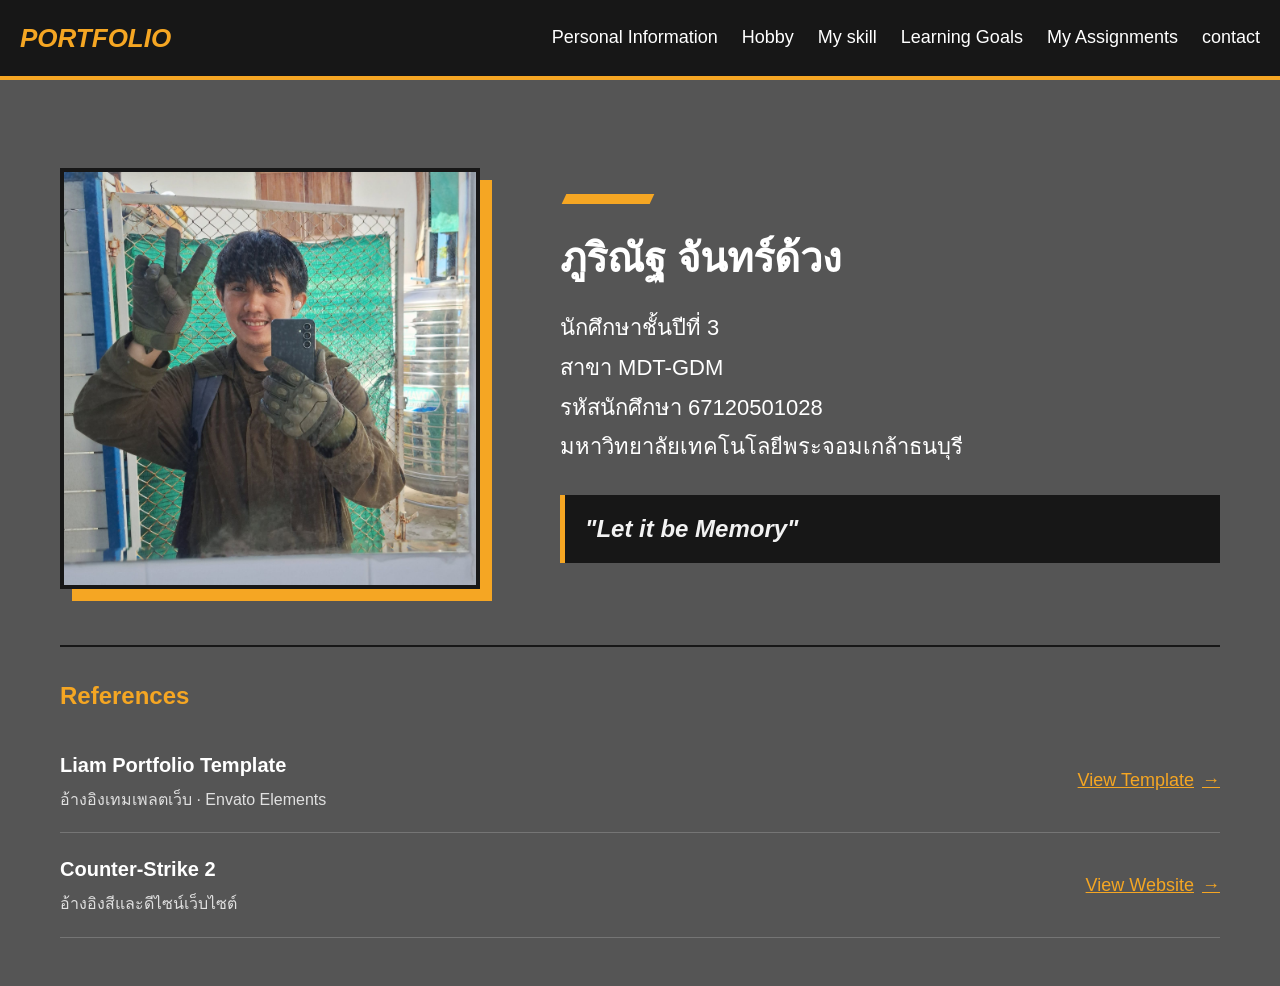
<file: index.html>
<!DOCTYPE html>
<html lang="th">
<head>
    <meta charset="UTF-8">
    <meta name="viewport" content="width=device-width, initial-scale=1.0">
    <title>Portfolio</title>
    <link rel="stylesheet" href="style.css">
</head>
<body class="home-page">
    <header class="site-header">
        <a class="site-title" href="index.html">Portfolio</a>
        <nav aria-label="Main navigation">
            <ul class="nav-links">
                <li><a href="personal-information.html">Personal Information</a></li>
                <li><a href="hobby.html">Hobby</a></li>
                <li><a href="my-skill.html">My skill</a></li>
                <li><a href="learning-goals.html">Learning Goals</a></li>
                <li><a href="my-assignments.html">My Assignments</a></li>
                <li><a href="contact.html">contact</a></li>
            </ul>
        </nav>
    </header>

    <main>
        <section class="home-introduction">
            <img class="profile-photo" src="images/profile.jpg" alt="รูปของภูริณัฐ จันทร์ด้วง" width="2042" height="2048">
            <div class="introduction-text">
                <div class="angled-mark" aria-hidden="true"></div>
                <h1>ภูริณัฐ จันทร์ด้วง</h1>
                <p class="student-details">
                    นักศึกษาชั้นปีที่ 3<br>
                    สาขา MDT-GDM<br>
                    รหัสนักศึกษา 67120501028<br>
                    มหาวิทยาลัยเทคโนโลยีพระจอมเกล้าธนบุรี
                </p>
                <blockquote class="personal-quote" lang="en">&quot;Let it be Memory&quot;</blockquote>
            </div>
        </section>
        <section class="home-references" aria-labelledby="references-heading">
            <h2 id="references-heading">References</h2>
            <ul class="reference-list">
                <li class="reference-item">
                    <div class="reference-info">
                        <h3>Liam Portfolio Template</h3>
                        <p>อ้างอิงเทมเพลตเว็บ · Envato Elements</p>
                    </div>
                    <a href="https://elements.envato.com/liam-tailwind-next-js-portfolio-resume-template-TAVS9DU">View Template <span aria-hidden="true">&rarr;</span></a>
                </li>
                <li class="reference-item">
                    <div class="reference-info">
                        <h3>Counter-Strike 2</h3>
                        <p>อ้างอิงสีและดีไซน์เว็บไซต์</p>
                    </div>
                    <a href="https://www.counter-strike.net/cs2">View Website <span aria-hidden="true">&rarr;</span></a>
                </li>
            </ul>
        </section>
    </main>
</body>
</html>
</file>
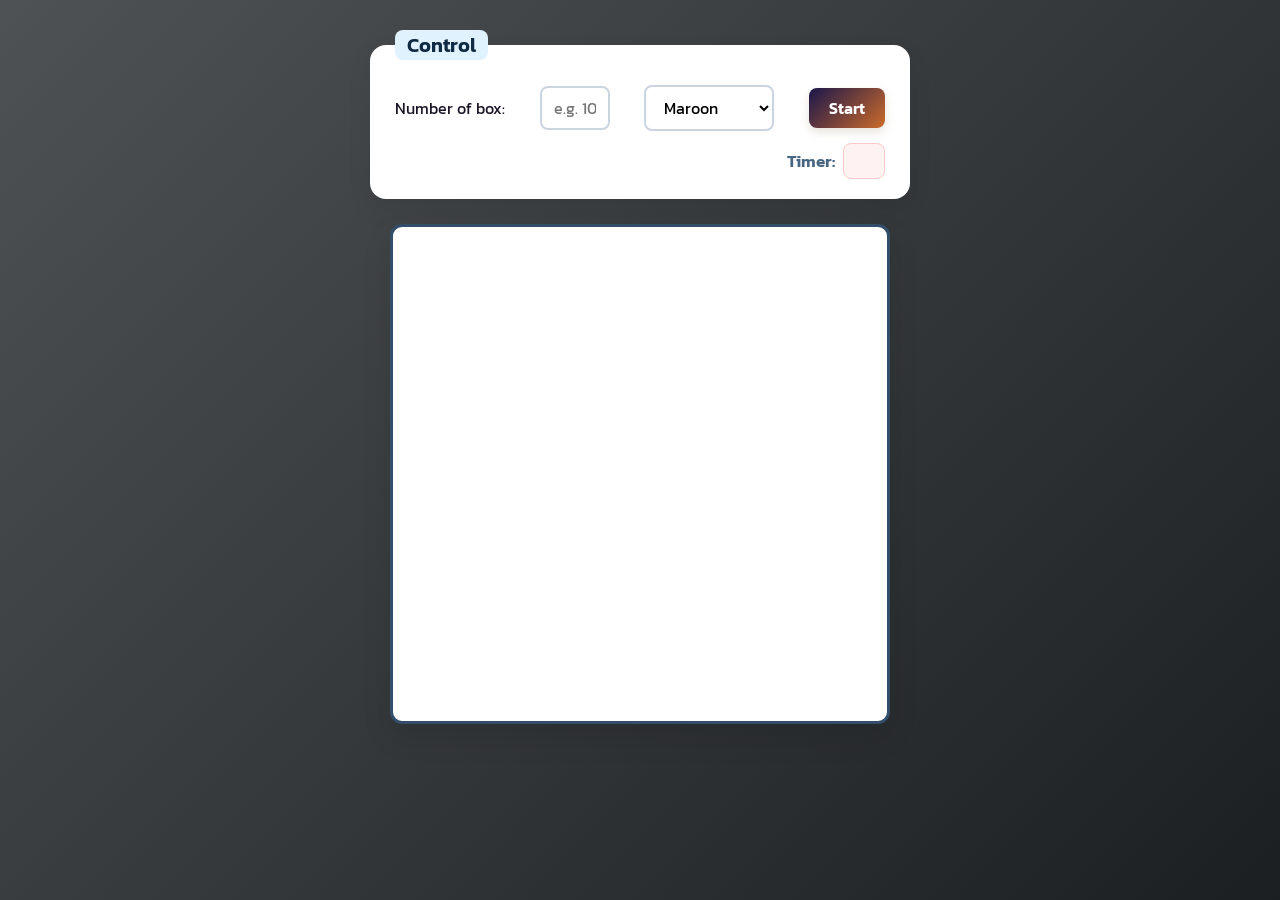
<file: assignments/assignment7/index.html>
<!DOCTYPE html>
<html lang="en">
	<head>
		<meta charset="UTF-8">
		<meta name="viewport" content="width=device-width, initial-scale=1.0">
		<title>Square game</title>
		<script type="text/javascript" src="game.js"></script>
		<link rel="stylesheet" type="text/css" href="game.css">
	</head>
	<body>
		<!-- these codes were adapted from https://courses.cs.washington.edu/courses/cse154/17sp/lecture/more-dom/code/squares.html  -->

		<fieldset>
			<legend>Control</legend>
			<label for="numbox">Number of box: </label>
			<input type="text" name="numbox" id="numbox" placeholder="e.g. 10">
			<select name="color" id="color">
				<option value="maroon">Maroon</option>
				<option value="lightgreen">Lightgreen</option>
				<option value="magenta">Magenta</option>
			</select>
			<button id="start">Start</button>
			<div id="timerClock"> Timer:
				<div id="clock"></div>
			</div>
		</fieldset>

		<div id="container">
			<div id="layer"></div>
		</div>
	
	</body>
</html>
</file>
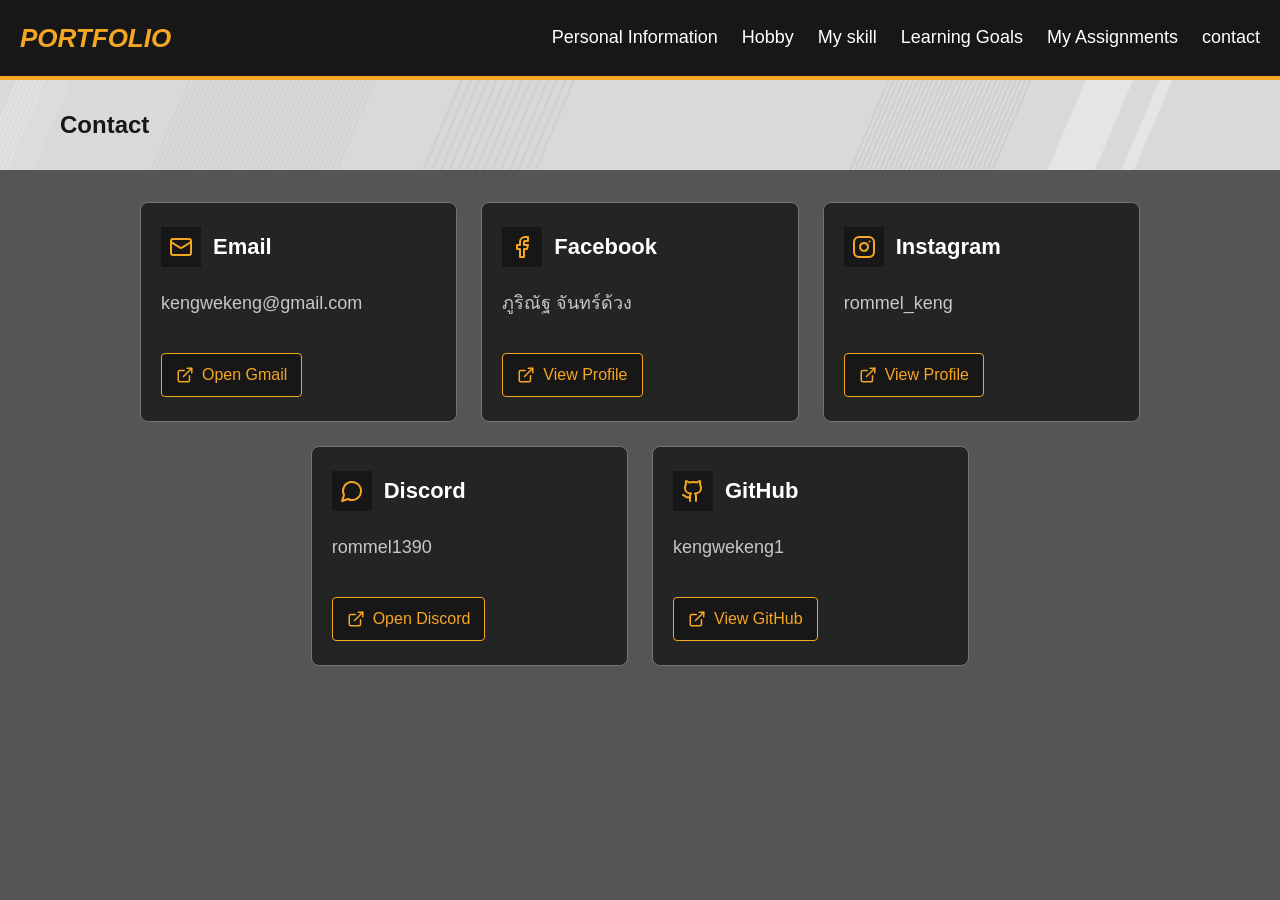
<file: contact.html>
<!DOCTYPE html>
<html lang="en">
<head>
    <meta charset="UTF-8">
    <meta name="viewport" content="width=device-width, initial-scale=1.0">
    <title>Contact | Portfolio</title>
    <link rel="stylesheet" href="style.css">
    <script src="lucide.min.js" defer></script>
    <script src="contact.js" defer></script>
</head>
<body>
    <header class="site-header">
        <a class="site-title" href="index.html">Portfolio</a>
        <nav aria-label="Main navigation">
            <ul class="nav-links">
                <li><a href="personal-information.html">Personal Information</a></li>
                <li><a href="hobby.html">Hobby</a></li>
                <li><a href="my-skill.html">My skill</a></li>
                <li><a href="learning-goals.html">Learning Goals</a></li>
                <li><a href="my-assignments.html">My Assignments</a></li>
                <li><a href="contact.html">contact</a></li>
            </ul>
        </nav>
    </header>

    <section class="page-title-banner" aria-labelledby="contact-heading">
        <div class="page-title-banner-content">
            <h1 id="contact-heading">Contact</h1>
        </div>
    </section>
    <main>
        <div class="other-skills-grid contact-grid">
            <article class="other-skill-item contact-card" id="contact-email">
                <div class="contact-card-heading">
                    <span class="other-skill-icon" aria-hidden="true"><i data-lucide="mail"></i></span>
                    <h2>Email</h2>
                </div>
                <p class="contact-address">kengwekeng@gmail.com</p>
                <a class="contact-action" href="https://mail.google.com/mail/u/0/?tab=rm&amp;ogbl#inbox"><i data-lucide="external-link" aria-hidden="true"></i> Open Gmail</a>
            </article>
            <article class="other-skill-item contact-card" id="contact-facebook">
                <div class="contact-card-heading">
                    <span class="other-skill-icon" aria-hidden="true"><i data-lucide="facebook"></i></span>
                    <h2>Facebook</h2>
                </div>
                <p class="contact-address">ภูริณัฐ จันทร์ด้วง</p>
                <a class="contact-action" href="https://www.facebook.com/kengkunggame/"><i data-lucide="external-link" aria-hidden="true"></i> View Profile</a>
            </article>
            <article class="other-skill-item contact-card" id="contact-instagram">
                <div class="contact-card-heading">
                    <span class="other-skill-icon" aria-hidden="true"><i data-lucide="instagram"></i></span>
                    <h2>Instagram</h2>
                </div>
                <p class="contact-address">rommel_keng</p>
                <a class="contact-action" href="https://www.instagram.com/rommel_keng/"><i data-lucide="external-link" aria-hidden="true"></i> View Profile</a>
            </article>
            <article class="other-skill-item contact-card" id="contact-discord">
                <div class="contact-card-heading">
                    <span class="other-skill-icon" aria-hidden="true"><i data-lucide="message-circle"></i></span>
                    <h2>Discord</h2>
                </div>
                <p class="contact-address">rommel1390</p>
                <a class="contact-action" href="https://discord.com/channels/@me"><i data-lucide="external-link" aria-hidden="true"></i> Open Discord</a>
            </article>
            <article class="other-skill-item contact-card" id="contact-github">
                <div class="contact-card-heading">
                    <span class="other-skill-icon" aria-hidden="true"><i data-lucide="github"></i></span>
                    <h2>GitHub</h2>
                </div>
                <p class="contact-address">kengwekeng1</p>
                <a class="contact-action" href="https://github.com/kengwekeng1"><i data-lucide="external-link" aria-hidden="true"></i> View GitHub</a>
            </article>
        </div>
    </main>
</body>
</html>
</file>
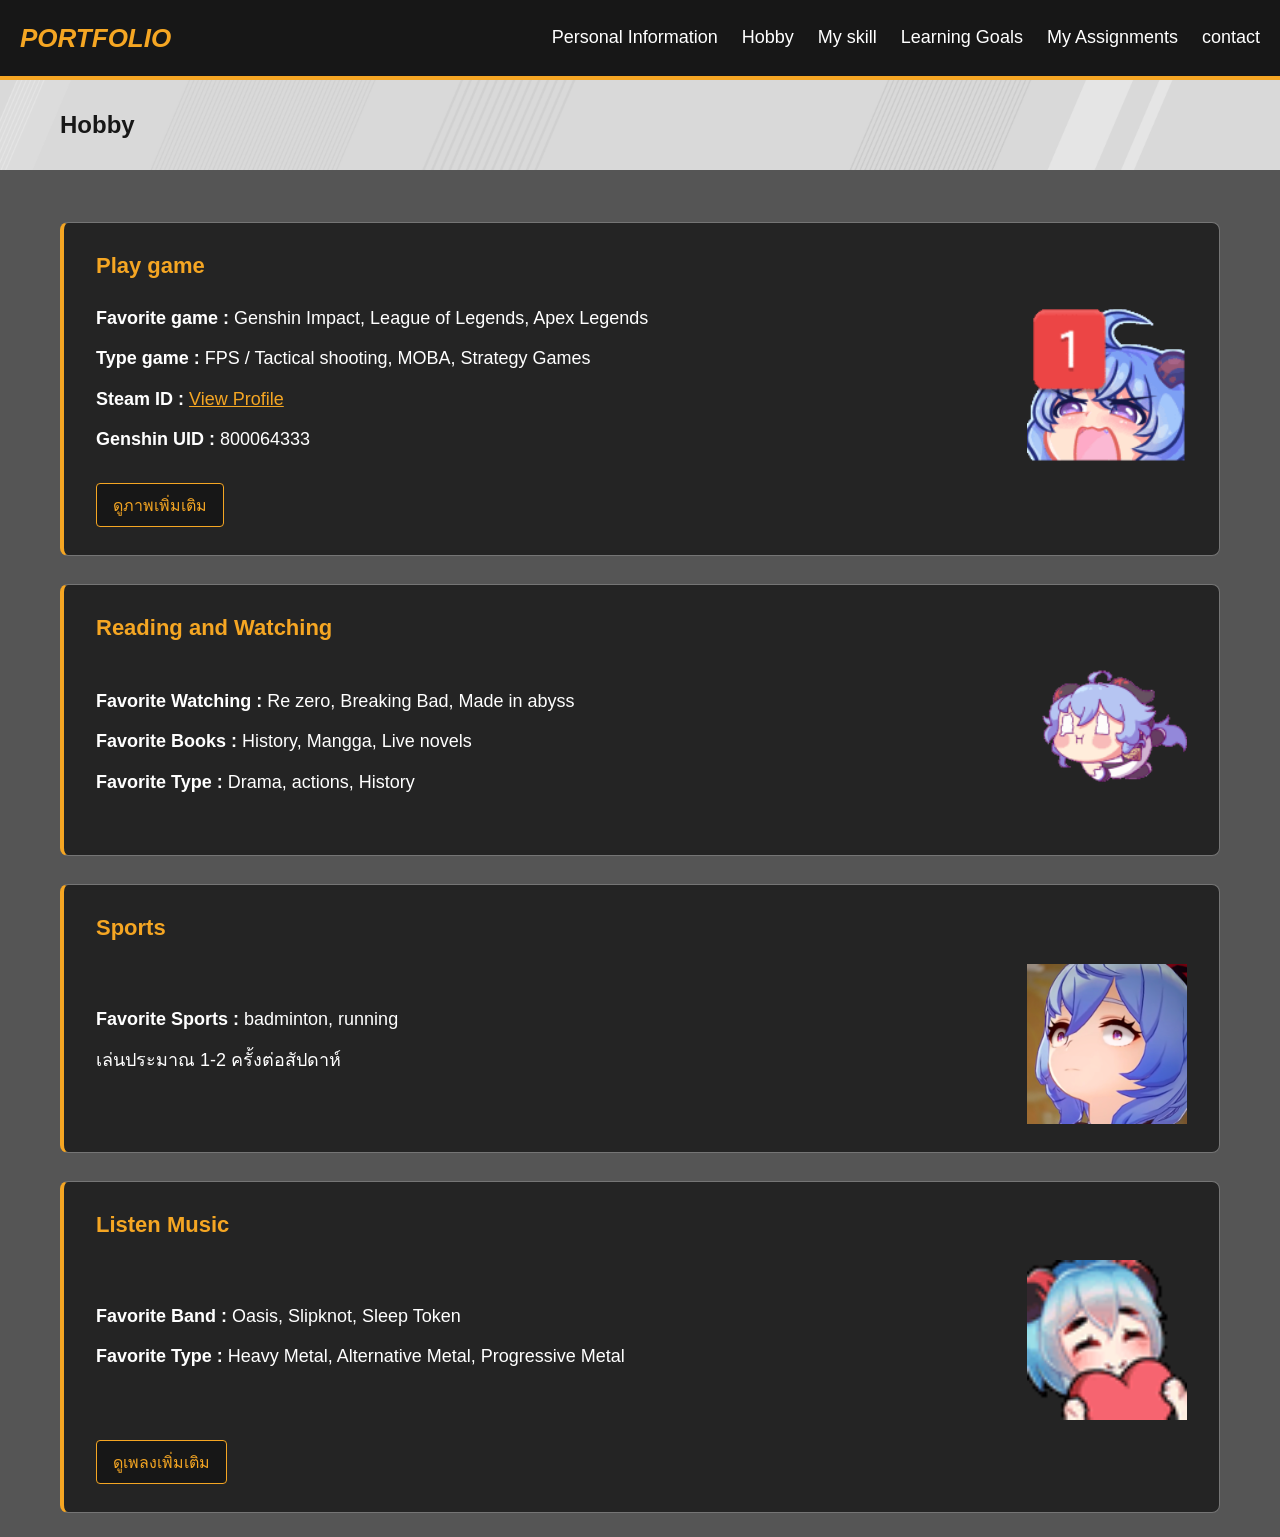
<file: hobby.html>
<!DOCTYPE html>
<html lang="en">
<head>
    <meta charset="UTF-8">
    <meta name="viewport" content="width=device-width, initial-scale=1.0">
    <title>Hobby | Portfolio</title>
    <link rel="stylesheet" href="style.css">
    <script src="hobby.js" defer></script>
</head>
<body>
    <header class="site-header">
        <a class="site-title" href="index.html">Portfolio</a>
        <nav aria-label="Main navigation">
            <ul class="nav-links">
                <li><a href="personal-information.html">Personal Information</a></li>
                <li><a href="hobby.html">Hobby</a></li>
                <li><a href="my-skill.html">My skill</a></li>
                <li><a href="learning-goals.html">Learning Goals</a></li>
                <li><a href="my-assignments.html">My Assignments</a></li>
                <li><a href="contact.html">contact</a></li>
            </ul>
        </nav>
    </header>

    <section class="page-title-banner" aria-labelledby="hobby-heading">
        <div class="page-title-banner-content">
            <h1 id="hobby-heading">Hobby</h1>
        </div>
    </section>
    <main>
        <article class="personal-card" id="game-hobby-card">
            <div class="personal-card-heading">
                <h2>Play game</h2>
            </div>
            <div class="personal-card-details">
                <ul class="personal-data">
                    <li><span class="data-label">Favorite game :</span> Genshin Impact, League of Legends, Apex Legends</li>
                    <li><span class="data-label">Type game :</span> FPS / Tactical shooting, MOBA, Strategy Games</li>
                    <li><span class="data-label">Steam ID :</span> <a href="https://steamcommunity.com/id/admen32322122224/">View Profile</a></li>
                    <li><span class="data-label">Genshin UID :</span> 800064333</li>
                </ul>
                <img class="personal-sticker" id="game-sticker" src="images/hobby-game-still.png" alt="" width="128" height="128">
            </div>
            <button class="gallery-toggle" id="gallery-toggle" type="button" aria-expanded="false" aria-controls="game-gallery">ดูภาพเพิ่มเติม</button>
            <div class="game-gallery is-collapsed" id="game-gallery">
                <figure>
                    <figcaption>genshin impact : ลายละเอียดต่างๆในไอดี</figcaption>
                    <img src="images/genshin1.png" alt="ภาพรวมข้อมูลไอดี Genshin Impact" width="1003" height="479">
                </figure>
                <figure>
                    <figcaption>My main and my love &lt;3</figcaption>
                    <img src="images/genshin2.png" alt="ข้อมูลตัวละคร Ganyu อาวุธและอาร์ติแฟกต์" width="889" height="854">
                </figure>
            </div>
        </article>
        <article class="personal-card" id="reading-hobby-card">
            <div class="personal-card-heading">
                <h2>Reading and Watching</h2>
            </div>
            <div class="personal-card-details">
                <ul class="personal-data">
                    <li><span class="data-label">Favorite Watching :</span> Re zero, Breaking Bad, Made in abyss</li>
                    <li><span class="data-label">Favorite Books :</span> History, Mangga, Live novels</li>
                    <li><span class="data-label">Favorite Type :</span> Drama, actions, History</li>
                </ul>
                <img class="personal-sticker" id="reading-sticker" src="images/hobby-reading-still.png" alt="" width="124" height="126">
            </div>
        </article>
        <article class="personal-card">
            <div class="personal-card-heading">
                <h2>Sports</h2>
            </div>
            <div class="personal-card-details">
                <ul class="personal-data">
                    <li><span class="data-label">Favorite Sports :</span> badminton, running</li>
                    <li>เล่นประมาณ 1-2 ครั้งต่อสัปดาห์</li>
                </ul>
                <img class="personal-sticker" src="images/hobby-sports-sticker.png" alt="" width="400" height="400">
            </div>
        </article>
        <article class="personal-card" id="music-hobby-card">
            <div class="personal-card-heading">
                <h2>Listen Music</h2>
            </div>
            <div class="personal-card-details">
                <ul class="personal-data">
                    <li><span class="data-label">Favorite Band :</span> Oasis, Slipknot, Sleep Token</li>
                    <li><span class="data-label">Favorite Type :</span> Heavy Metal, Alternative Metal, Progressive Metal</li>
                </ul>
                <img class="personal-sticker" id="music-sticker" src="images/hobby-music-still.png" alt="" width="56" height="56">
            </div>
            <button class="gallery-toggle" id="music-toggle" type="button" aria-expanded="false" aria-controls="music-clips">ดูเพลงเพิ่มเติม</button>
            <div class="music-clips is-collapsed" id="music-clips">
                <figure class="music-track">
                    <figcaption>Sleep Token - Blood Sport</figcaption>
                    <a class="music-cover" href="https://www.youtube.com/watch?v=NdAOUSZLtuY" aria-label="ฟัง Sleep Token - Blood Sport บน YouTube">
                        <img src="https://i.ytimg.com/vi/NdAOUSZLtuY/hqdefault.jpg" alt="ภาพปก Sleep Token - Blood Sport" width="480" height="360" loading="lazy">
                    </a>
                    <a href="https://www.youtube.com/watch?v=NdAOUSZLtuY">Youtube</a>
                </figure>
                <figure class="music-track">
                    <figcaption>Slipknot - Custer</figcaption>
                    <a class="music-cover" href="https://www.youtube.com/watch?v=qnZtGDFu3k0" aria-label="ฟัง Slipknot - Custer บน YouTube">
                        <img src="https://i.ytimg.com/vi/qnZtGDFu3k0/hqdefault.jpg" alt="ภาพปก Slipknot - Custer" width="480" height="360" loading="lazy">
                    </a>
                    <a href="https://www.youtube.com/watch?v=qnZtGDFu3k0">Youtube</a>
                </figure>
                <figure class="music-track">
                    <figcaption>Oasis - The Masterplan</figcaption>
                    <a class="music-cover" href="https://www.youtube.com/watch?v=dPPi2D6GK7A" aria-label="ฟัง Oasis - The Masterplan บน YouTube">
                        <img src="https://i.ytimg.com/vi/dPPi2D6GK7A/hqdefault.jpg" alt="ภาพปก Oasis - The Masterplan" width="480" height="360" loading="lazy">
                    </a>
                    <a href="https://www.youtube.com/watch?v=dPPi2D6GK7A">Youtube</a>
                </figure>
            </div>
        </article>
    </main>
</body>
</html>
</file>
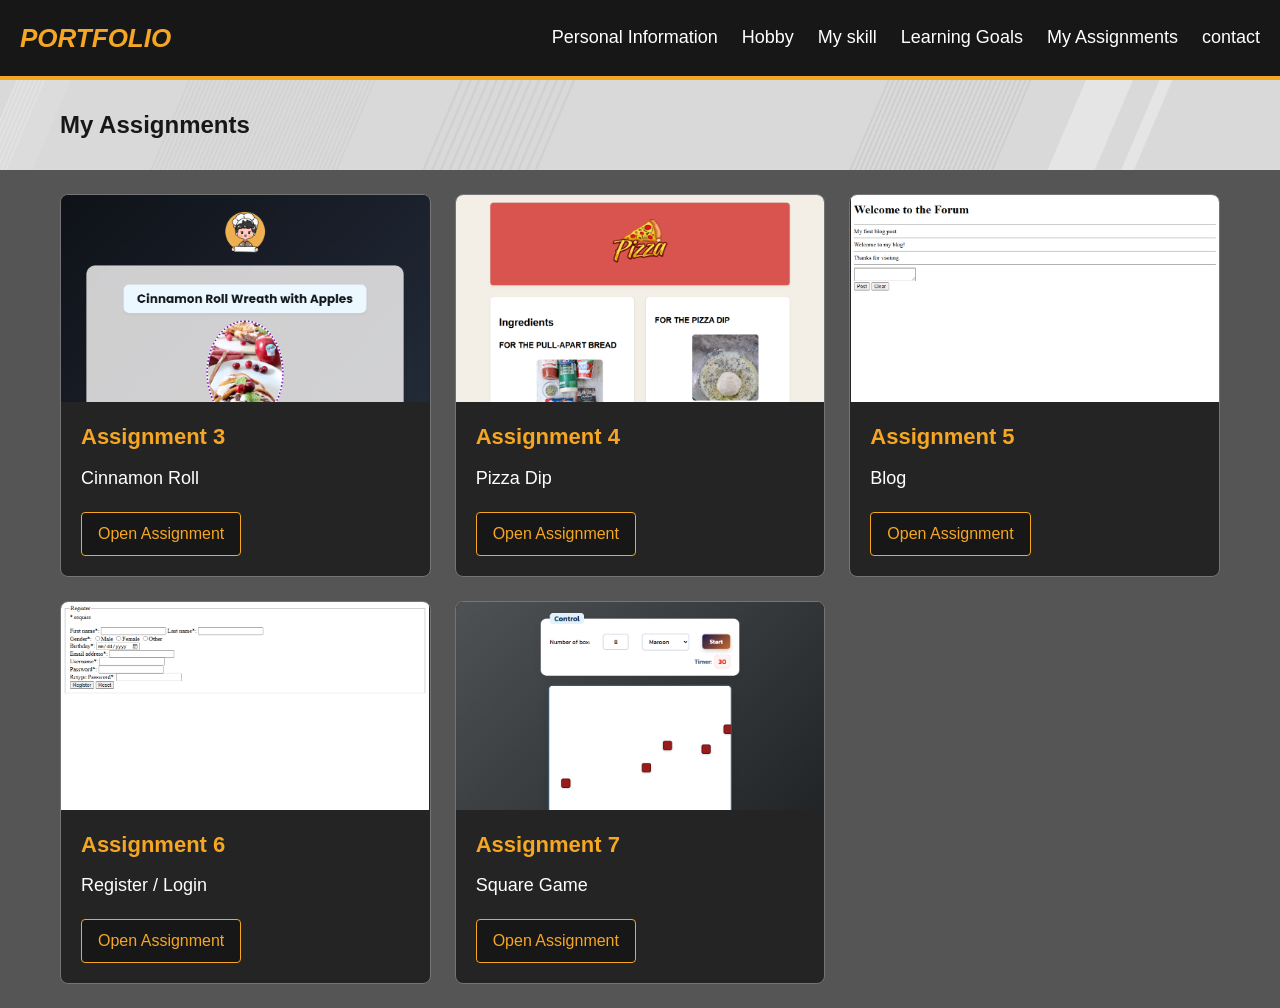
<file: my-assignments.html>
<!DOCTYPE html>
<html lang="en">
<head>
    <meta charset="UTF-8">
    <meta name="viewport" content="width=device-width, initial-scale=1.0">
    <title>My Assignments | Portfolio</title>
    <link rel="stylesheet" href="style.css">
</head>
<body>
    <header class="site-header">
        <a class="site-title" href="index.html">Portfolio</a>
        <nav aria-label="Main navigation">
            <ul class="nav-links">
                <li><a href="personal-information.html">Personal Information</a></li>
                <li><a href="hobby.html">Hobby</a></li>
                <li><a href="my-skill.html">My skill</a></li>
                <li><a href="learning-goals.html">Learning Goals</a></li>
                <li><a href="my-assignments.html">My Assignments</a></li>
                <li><a href="contact.html">contact</a></li>
            </ul>
        </nav>
    </header>

    <section class="page-title-banner" aria-labelledby="assignments-heading">
        <div class="page-title-banner-content">
            <h1 id="assignments-heading">My Assignments</h1>
        </div>
    </section>
    <main class="assignments-page">
        <div class="model-work-grid">
            <article class="model-work-card">
                <img src="images/assignment3-preview.png" alt="หน้าเว็บ Assignment 3 สูตร Cinnamon Roll" width="1000" height="563">
                <div class="model-work-text">
                    <h2>Assignment 3</h2>
                    <p class="assignment-name">Cinnamon Roll</p>
                    <a class="gallery-toggle assignment-open" href="assignments/assignment3/index.html">Open Assignment</a>
                </div>
            </article>
            <article class="model-work-card">
                <img src="images/assignment4-preview.png" alt="หน้าเว็บ Assignment 4 สูตร Pizza Dip" width="1000" height="563">
                <div class="model-work-text">
                    <h2>Assignment 4</h2>
                    <p class="assignment-name">Pizza Dip</p>
                    <a class="gallery-toggle assignment-open" href="assignments/assignment4/recipe.html">Open Assignment</a>
                </div>
            </article>
            <article class="model-work-card">
                <img src="images/assignment5-preview.png" alt="หน้าเว็บ Assignment 5 Blog พร้อมโพสต์และข้อความตอบกลับตัวอย่าง" width="1000" height="563">
                <div class="model-work-text">
                    <h2>Assignment 5</h2>
                    <p class="assignment-name">Blog</p>
                    <a class="gallery-toggle assignment-open" href="assignments/assignment5/index.html">Open Assignment</a>
                </div>
            </article>
            <article class="model-work-card">
                <img src="images/assignment6-preview.png" alt="หน้าเว็บ Assignment 6 แบบฟอร์ม Register" width="1000" height="563">
                <div class="model-work-text">
                    <h2>Assignment 6</h2>
                    <p class="assignment-name">Register / Login</p>
                    <a class="gallery-toggle assignment-open" href="assignments/assignment6/register.html">Open Assignment</a>
                </div>
            </article>
            <article class="model-work-card">
                <img src="images/assignment7-preview.png" alt="หน้าเว็บ Assignment 7 Square Game ขณะเล่น" width="1000" height="563">
                <div class="model-work-text">
                    <h2>Assignment 7</h2>
                    <p class="assignment-name">Square Game</p>
                    <a class="gallery-toggle assignment-open" href="assignments/assignment7/index.html">Open Assignment</a>
                </div>
            </article>
        </div>
    </main>
</body>
</html>
</file>
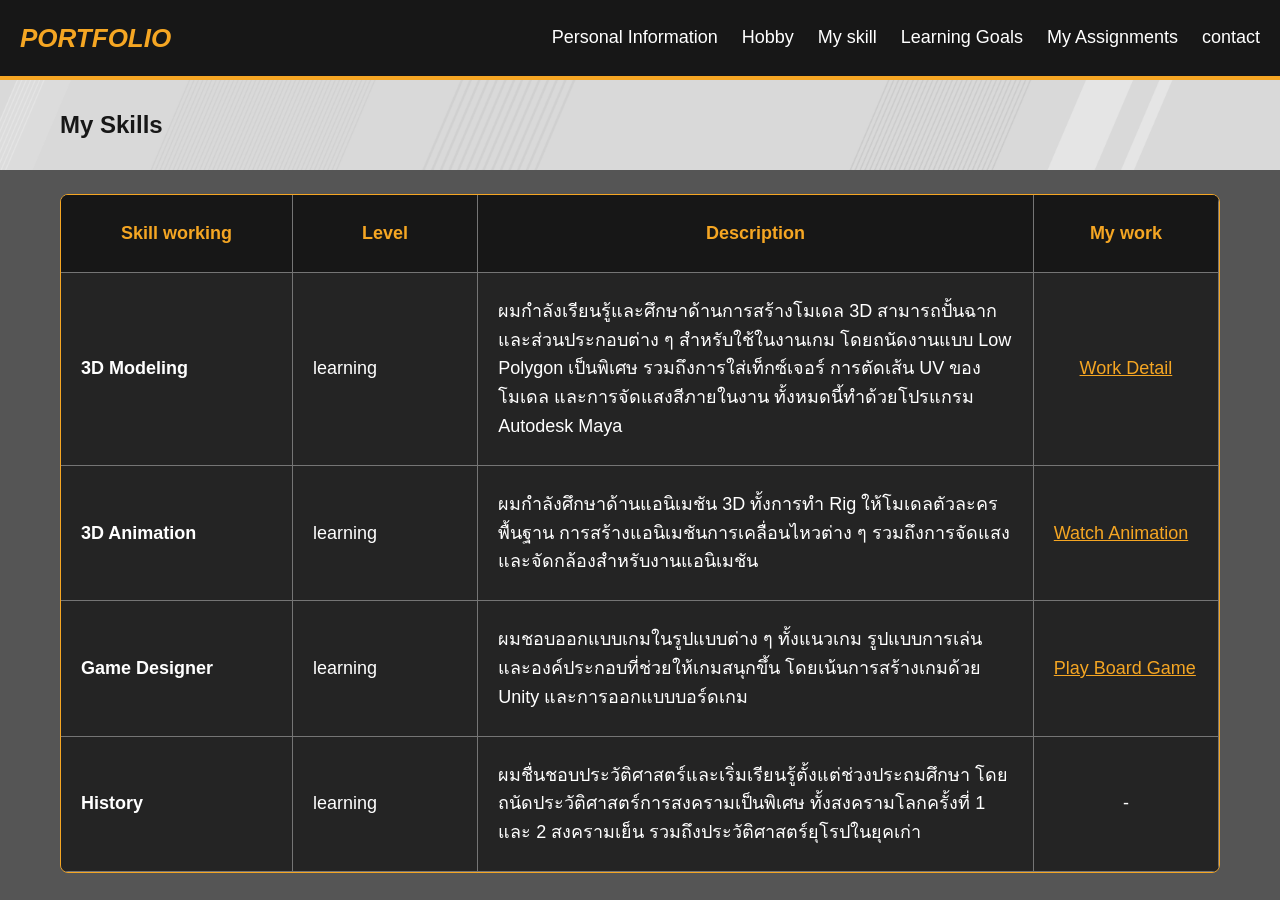
<file: my-skill.html>
<!DOCTYPE html>
<html lang="en">
<head>
    <meta charset="UTF-8">
    <meta name="viewport" content="width=device-width, initial-scale=1.0">
    <title>My skill | Portfolio</title>
    <link rel="stylesheet" href="style.css">
</head>
<body>
    <header class="site-header">
        <a class="site-title" href="index.html">Portfolio</a>
        <nav aria-label="Main navigation">
            <ul class="nav-links">
                <li><a href="personal-information.html">Personal Information</a></li>
                <li><a href="hobby.html">Hobby</a></li>
                <li><a href="my-skill.html">My skill</a></li>
                <li><a href="learning-goals.html">Learning Goals</a></li>
                <li><a href="my-assignments.html">My Assignments</a></li>
                <li><a href="contact.html">contact</a></li>
            </ul>
        </nav>
    </header>

    <section class="page-title-banner" aria-labelledby="skills-heading">
        <div class="page-title-banner-content">
            <h1 id="skills-heading">My Skills</h1>
        </div>
    </section>
    <main class="skills-page">
        <div class="skills-table-container" role="region" aria-labelledby="skills-heading" tabindex="0">
            <table class="skills-table">
                <colgroup>
                    <col class="skill-name-column">
                    <col class="skill-level-column">
                    <col class="skill-description-column">
                    <col class="skill-work-column">
                </colgroup>
                <thead>
                    <tr>
                        <th scope="col">Skill working</th>
                        <th scope="col">Level</th>
                        <th scope="col">Description</th>
                        <th scope="col">My work</th>
                    </tr>
                </thead>
                <tbody>
                    <tr>
                        <th scope="row">3D Modeling</th>
                        <td>learning</td>
                        <td>ผมกำลังเรียนรู้และศึกษาด้านการสร้างโมเดล 3D สามารถปั้นฉากและส่วนประกอบต่าง ๆ สำหรับใช้ในงานเกม โดยถนัดงานแบบ Low Polygon เป็นพิเศษ รวมถึงการใส่เท็กซ์เจอร์ การตัดเส้น UV ของโมเดล และการจัดแสงสีภายในงาน ทั้งหมดนี้ทำด้วยโปรแกรม Autodesk Maya</td>
                        <td class="skill-work-centered"><a class="skill-work-link" href="project.html">Work Detail</a></td>
                    </tr>
                    <tr>
                        <th scope="row">3D Animation</th>
                        <td>learning</td>
                        <td>ผมกำลังศึกษาด้านแอนิเมชัน 3D ทั้งการทำ Rig ให้โมเดลตัวละครพื้นฐาน การสร้างแอนิเมชันการเคลื่อนไหวต่าง ๆ รวมถึงการจัดแสงและจัดกล้องสำหรับงานแอนิเมชัน</td>
                        <td><a class="skill-work-link" href="https://www.youtube.com/watch?v=73RR6vP3V0g">Watch Animation</a></td>
                    </tr>
                    <tr>
                        <th scope="row">Game Designer</th>
                        <td>learning</td>
                        <td>ผมชอบออกแบบเกมในรูปแบบต่าง ๆ ทั้งแนวเกม รูปแบบการเล่น และองค์ประกอบที่ช่วยให้เกมสนุกขึ้น โดยเน้นการสร้างเกมด้วย Unity และการออกแบบบอร์ดเกม</td>
                        <td><a class="skill-work-link" href="https://tabletopia.com/workshop/games/blood-of-throne/3players">Play Board Game</a></td>
                    </tr>
                    <tr>
                        <th scope="row">History</th>
                        <td>learning</td>
                        <td>ผมชื่นชอบประวัติศาสตร์และเริ่มเรียนรู้ตั้งแต่ช่วงประถมศึกษา โดยถนัดประวัติศาสตร์การสงครามเป็นพิเศษ ทั้งสงครามโลกครั้งที่ 1 และ 2 สงครามเย็น รวมถึงประวัติศาสตร์ยุโรปในยุคเก่า</td>
                        <td class="skill-work-empty">-</td>
                    </tr>
                </tbody>
            </table>
        </div>
    </main>
</body>
</html>
</file>
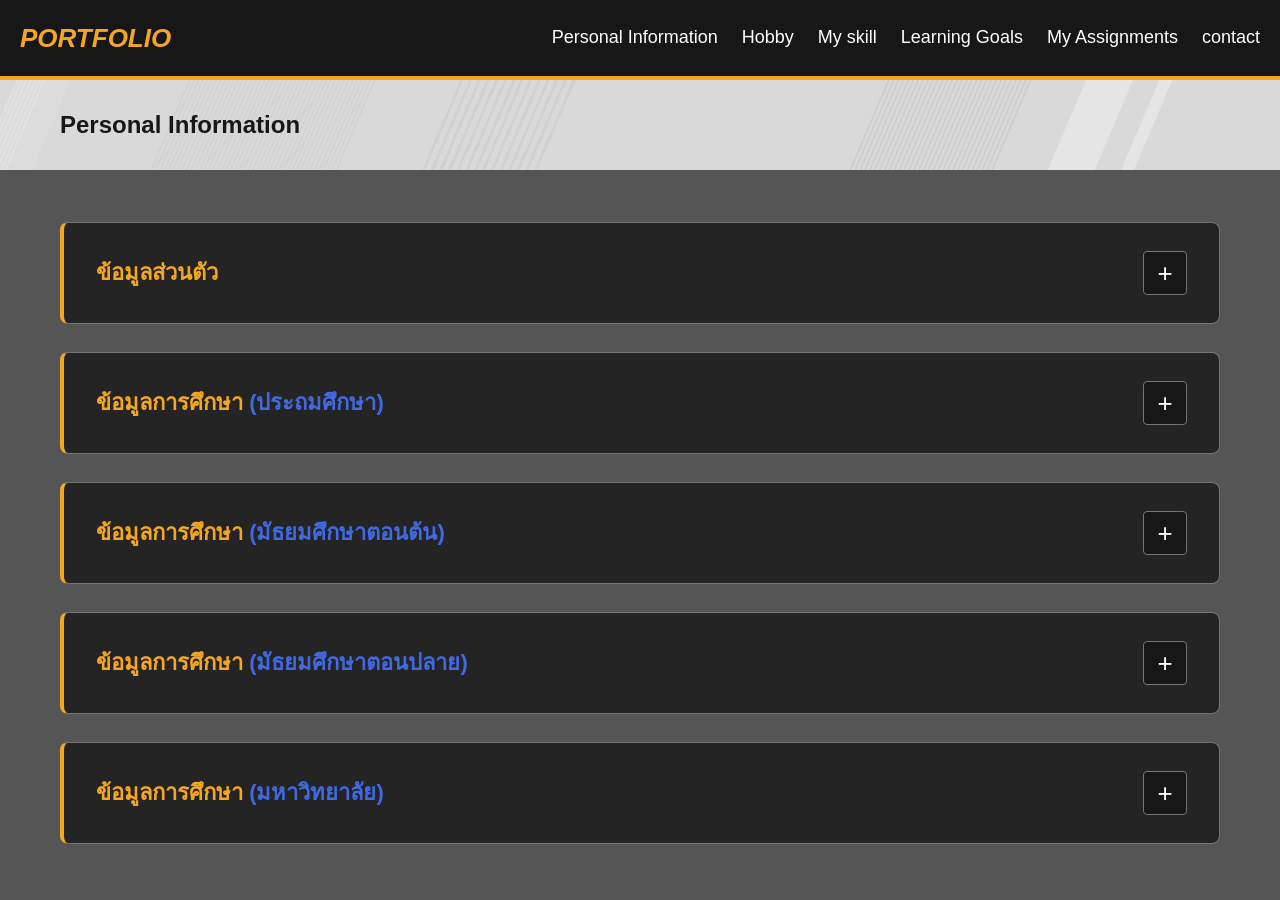
<file: personal-information.html>
<!DOCTYPE html>
<html lang="th">
<head>
    <meta charset="UTF-8">
    <meta name="viewport" content="width=device-width, initial-scale=1.0">
    <title>Personal Information | Portfolio</title>
    <link rel="stylesheet" href="style.css">
    <script src="personal-information.js" defer></script>
</head>
<body class="personal-page">
    <header class="site-header">
        <a class="site-title" href="index.html">Portfolio</a>
        <nav aria-label="Main navigation">
            <ul class="nav-links">
                <li><a href="personal-information.html">Personal Information</a></li>
                <li><a href="hobby.html">Hobby</a></li>
                <li><a href="my-skill.html">My skill</a></li>
                <li><a href="learning-goals.html">Learning Goals</a></li>
                <li><a href="my-assignments.html">My Assignments</a></li>
                <li><a href="contact.html">contact</a></li>
            </ul>
        </nav>
    </header>

    <section class="page-title-banner" aria-labelledby="personal-heading">
        <div class="page-title-banner-content">
            <h1 id="personal-heading">Personal Information</h1>
        </div>
    </section>
    <main>
        <article class="personal-card">
            <div class="personal-card-heading">
                <h2>ข้อมูลส่วนตัว</h2>
                <button class="card-toggle" id="personal-toggle" type="button" aria-expanded="false" aria-controls="personal-details" aria-label="แสดงรายละเอียด" title="แสดงรายละเอียด" hidden>+</button>
            </div>
            <div class="personal-card-details is-collapsed" id="personal-details">
                <ul class="personal-data">
                    <li><span class="data-label">Full name :</span> ภูริณัฐ จันทร์ด้วง</li>
                    <li><span class="data-label">Nickname :</span> เก่ง</li>
                    <li><span class="data-label">เพศ :</span> ชาย</li>
                    <li><span class="data-label">Date of birth :</span> 6 มีนาคม 2548</li>
                    <li><span class="data-label">Nationality :</span> ไทย</li>
                    <li><span class="data-label">Religion :</span> พุทธ</li>
                </ul>
                <img class="personal-sticker" src="images/personal-sticker.png" alt="" width="284" height="320">
            </div>
        </article>
        <article class="personal-card">
            <div class="personal-card-heading">
                <h2>ข้อมูลการศึกษา <span class="parenthetical-text">(ประถมศึกษา)</span></h2>
                <button class="card-toggle" id="primary-toggle" type="button" aria-expanded="false" aria-controls="primary-details" aria-label="แสดงรายละเอียด" title="แสดงรายละเอียด" hidden>+</button>
            </div>
            <div class="personal-card-details is-collapsed" id="primary-details">
                <ul class="personal-data">
                    <li><span class="data-label">Name :</span> โรงเรียนเทศบาลวัดใหญ่</li>
                    <li><span class="data-label">ช่วงปีที่เรียน :</span> ปี 2555 จนถึง ปี 2562</li>
                    <li><span class="data-label">เกรดเฉลี่ยการศึกษา :</span> 3.80</li>
                    <li><span class="data-label">เว็บไซต์โรงเรียน :</span> <a href="https://www.watyai.ac.th/">www.watyai.ac.th</a></li>
                </ul>
                <img class="personal-sticker" src="images/watyai-school.png" alt="ตราโรงเรียนเทศบาลวัดใหญ่" width="554" height="554">
            </div>
        </article>
        <article class="personal-card">
            <div class="personal-card-heading">
                <h2>ข้อมูลการศึกษา <span class="parenthetical-text">(มัธยมศึกษาตอนต้น)</span></h2>
                <button class="card-toggle" id="lower-secondary-toggle" type="button" aria-expanded="false" aria-controls="lower-secondary-details" aria-label="แสดงรายละเอียด" title="แสดงรายละเอียด" hidden>+</button>
            </div>
            <div class="personal-card-details is-collapsed" id="lower-secondary-details">
                <ul class="personal-data">
                    <li><span class="data-label">Name :</span> โรงเรียนเบญจมราชูทิศ</li>
                    <li><span class="data-label">ช่วงปีที่เรียน :</span> ปี 2561 จนถึง ปี 2564</li>
                    <li><span class="data-label">สายการเรียน :</span> เรียนห้องปกติ วิทยาศาสตร์และคณิตศาสตร์</li>
                    <li><span class="data-label">วิชาที่ถนัด :</span> ประวัติศาสตร์</li>
                    <li><span class="data-label">เกรดเฉลี่ยการศึกษา :</span> 3.65</li>
                    <li><span class="data-label">เว็บไซต์โรงเรียน :</span> <a href="https://www.benjama.ac.th/">www.benjama.ac.th</a></li>
                </ul>
                <img class="personal-sticker" src="images/benjama-school.png" alt="ตราโรงเรียนเบญจมราชูทิศ" width="6755" height="9000">
            </div>
        </article>
        <article class="personal-card">
            <div class="personal-card-heading">
                <h2>ข้อมูลการศึกษา <span class="parenthetical-text">(มัธยมศึกษาตอนปลาย)</span></h2>
                <button class="card-toggle" id="upper-secondary-toggle" type="button" aria-expanded="false" aria-controls="upper-secondary-details" aria-label="แสดงรายละเอียด" title="แสดงรายละเอียด" hidden>+</button>
            </div>
            <div class="personal-card-details is-collapsed" id="upper-secondary-details">
                <ul class="personal-data">
                    <li><span class="data-label">Name :</span> โรงเรียนเบญจมราชูทิศ</li>
                    <li><span class="data-label">ช่วงปีที่เรียน :</span> ปี 2564 จนถึง ปี 2567</li>
                    <li><span class="data-label">สายการเรียน :</span> เรียนห้องปกติ วิทยาศาสตร์และคณิตศาสตร์</li>
                    <li><span class="data-label">วิชาที่ถนัด :</span> ประวัติศาสตร์</li>
                    <li><span class="data-label">เกรดเฉลี่ยการศึกษา :</span> 3.44</li>
                    <li><span class="data-label">เว็บไซต์โรงเรียน :</span> <a href="https://www.benjama.ac.th/">www.benjama.ac.th</a></li>
                </ul>
                <img class="personal-sticker" src="images/benjama-school.png" alt="ตราโรงเรียนเบญจมราชูทิศ" width="6755" height="9000">
            </div>
        </article>
        <article class="personal-card">
            <div class="personal-card-heading">
                <h2>ข้อมูลการศึกษา <span class="parenthetical-text">(มหาวิทยาลัย)</span></h2>
                <button class="card-toggle" id="university-toggle" type="button" aria-expanded="false" aria-controls="university-details" aria-label="แสดงรายละเอียด" title="แสดงรายละเอียด" hidden>+</button>
            </div>
            <div class="personal-card-details is-collapsed" id="university-details">
                <ul class="personal-data">
                    <li><span class="data-label">ระดับการศึกษา :</span> ปริญญาตรี <span class="parenthetical-text">(กำลังศึกษา)</span></li>
                    <li><span class="data-label">ช่วงปีที่เรียน :</span> ปี 2567 จนถึง ปี 2569 <span class="parenthetical-text">(ปัจจุบัน)</span></li>
                    <li><span class="data-label">คณะ :</span> คณะสถาปัตยกรรมและการออกแบบ <span class="parenthetical-text">(Faculty of Architecture and Design)</span></li>
                    <li><span class="data-label">สาขา :</span> เทคโนโลยีและการออกแบบ</li>
                    <li><span class="data-label">เอก :</span> การพัฒนาและออกแบบเกม</li>
                    <li><span class="data-label">เกรดเฉลี่ยการศึกษา :</span> 3.23</li>
                    <li><span class="data-label">เว็บไซต์มหาวิทยาลัย :</span> <a href="https://www.kmutt.ac.th/">www.kmutt.ac.th</a></li>
                </ul>
                <img class="personal-sticker" src="images/kmutt-logo.png" alt="ตรามหาวิทยาลัยเทคโนโลยีพระจอมเกล้าธนบุรี" width="6616" height="6619">
            </div>
        </article>
    </main>
</body>
</html>
</file>
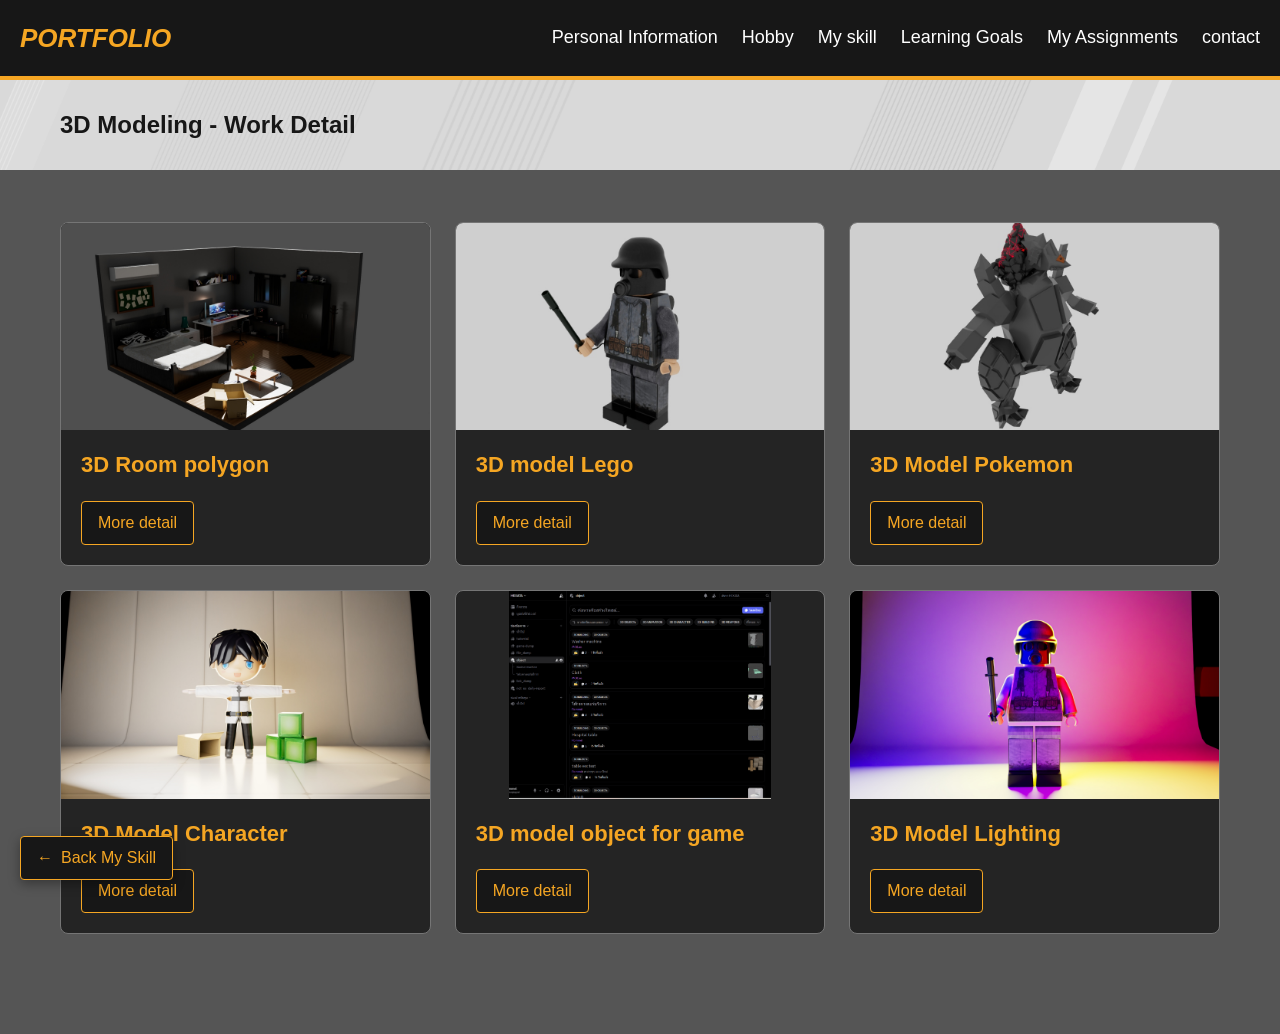
<file: project.html>
<!DOCTYPE html>
<html lang="th">
<head>
    <meta charset="UTF-8">
    <meta name="viewport" content="width=device-width, initial-scale=1.0">
    <title>3D Modeling | Portfolio</title>
    <link rel="stylesheet" href="style.css">
    <script src="project.js" defer></script>
</head>
<body class="project-page">
    <header class="site-header">
        <a class="site-title" href="index.html">Portfolio</a>
        <nav aria-label="Main navigation">
            <ul class="nav-links">
                <li><a href="personal-information.html">Personal Information</a></li>
                <li><a href="hobby.html">Hobby</a></li>
                <li><a href="my-skill.html">My skill</a></li>
                <li><a href="learning-goals.html">Learning Goals</a></li>
                <li><a href="my-assignments.html">My Assignments</a></li>
                <li><a href="contact.html">contact</a></li>
            </ul>
        </nav>
    </header>

    <section class="page-title-banner" aria-labelledby="work-detail-heading">
        <div class="page-title-banner-content">
            <h1 id="work-detail-heading">3D Modeling - Work Detail</h1>
        </div>
    </section>
    <main>
        <a class="back-to-skill" href="my-skill.html"><span aria-hidden="true">&larr;</span> Back My Skill</a>
        <div class="model-work-grid">
            <article class="model-work-card">
                <img src="images/3d-room-polygon.jpg" alt="ผลงานโมเดลห้อง 3D พร้อมเฟอร์นิเจอร์และการจัดแสง" width="1920" height="1080">
                <div class="model-work-text">
                    <h2>3D Room polygon</h2>
                    <button class="gallery-toggle" id="room-gallery-toggle" type="button" aria-expanded="false" aria-controls="room-gallery">More detail</button>
                </div>
            </article>
            <article class="model-work-card">
                <img src="images/lego-work-1.jpg" alt="ผลงานโมเดลตัวละคร Lego พร้อมหมวกและหน้ากาก" width="960" height="540">
                <div class="model-work-text">
                    <h2>3D model Lego</h2>
                    <button class="gallery-toggle" id="lego-gallery-toggle" type="button" aria-expanded="false" aria-controls="lego-gallery">More detail</button>
                </div>
            </article>
            <article class="model-work-card">
                <img src="images/pokemon-model.jpg" alt="ผลงานโมเดล Pokemon 3D" width="960" height="540">
                <div class="model-work-text">
                    <h2>3D Model Pokemon</h2>
                    <button class="gallery-toggle" id="pokemon-gallery-toggle" type="button" aria-expanded="false" aria-controls="pokemon-gallery">More detail</button>
                </div>
            </article>
            <article class="model-work-card">
                <img src="images/gudao.jpg" alt="ผลงานโมเดลตัวละคร 3D พร้อมฉากและการจัดแสง" width="1920" height="1080">
                <div class="model-work-text">
                    <h2>3D Model Character</h2>
                    <button class="gallery-toggle" id="character-gallery-toggle" type="button" aria-expanded="false" aria-controls="character-gallery">More detail</button>
                </div>
            </article>
            <article class="model-work-card">
                <img src="images/game-object-work.png" alt="ภาพรายการผลงานโมเดลสิ่งของสำหรับเกม" width="1270" height="1003">
                <div class="model-work-text">
                    <h2>3D model object for game</h2>
                    <button class="gallery-toggle" id="object-gallery-toggle" type="button" aria-expanded="false" aria-controls="object-gallery">More detail</button>
                </div>
            </article>
            <article class="model-work-card">
                <img src="images/67120501028_Render.jpg" alt="ผลงานโมเดล 3D พร้อมการจัดแสงสี" width="1920" height="1080">
                <div class="model-work-text">
                    <h2>3D Model Lighting</h2>
                    <button class="gallery-toggle" id="lighting-gallery-toggle" type="button" aria-expanded="false" aria-controls="lighting-gallery">More detail</button>
                </div>
            </article>
        </div>
        <div class="model-work-gallery is-collapsed" id="room-gallery">
            <h2>3D Room polygon</h2>
            <img src="images/3d-room-polygon.jpg" alt="ภาพขนาดใหญ่ของผลงาน 3D Room polygon" width="1920" height="1080">
            <img src="images/67120501028_4.jpg" alt="รายละเอียดโมเดลคีย์บอร์ดบนโต๊ะคอมพิวเตอร์" width="1920" height="1080">
            <img src="images/67120501028_7.jpg" alt="รายละเอียดโมเดลโต๊ะคอมพิวเตอร์และจอภาพ" width="1920" height="1080">
            <img src="images/67120501028_8.jpg" alt="รายละเอียดโมเดลโต๊ะเตี้ย กระถางต้นไม้ และเบาะนั่ง" width="1920" height="1080">
        </div>
        <div class="model-work-gallery is-collapsed" id="lego-gallery">
            <h2>3D model Lego</h2>
            <img src="images/lego-work-1.jpg" alt="ภาพรวมผลงานโมเดลตัวละคร Lego" width="960" height="540">
            <img src="images/legowork2.jpg" alt="รายละเอียดอุปกรณ์ด้านหลังโมเดล Lego" width="960" height="540">
            <img src="images/legowork3.jpg" alt="รายละเอียดหมวกและหน้ากากของโมเดล Lego" width="960" height="540">
        </div>
        <div class="model-work-gallery is-collapsed" id="pokemon-gallery">
            <h2>3D Model Pokemon</h2>
            <img src="images/pokemon-model.jpg" alt="ภาพขนาดใหญ่ของผลงานโมเดล Pokemon 3D" width="960" height="540">
        </div>
        <div class="model-work-gallery is-collapsed" id="character-gallery">
            <h2>3D Model Character</h2>
            <img src="images/gudao.jpg" alt="ภาพรวมผลงานโมเดลตัวละคร 3D" width="1920" height="1080">
            <img src="images/Final_Arttoy.png" alt="ภาพอธิบายการจัดแสง Key Light, Fill Light และ Rim Light ในงานโมเดลตัวละคร" width="1920" height="1080">
        </div>
        <div class="model-work-gallery is-collapsed" id="object-gallery">
            <h2>3D model object for game</h2>
            <img src="images/game-object-work.png" alt="ภาพขนาดใหญ่ของรายการผลงานโมเดลสิ่งของสำหรับเกม" width="1270" height="1003">
            <img src="images/tabel.png" alt="โมเดลโต๊ะไม้สำหรับเกม" width="772" height="834">
            <img src="images/sink.png" alt="โมเดลอ่างล้างมือสำหรับเกม" width="768" height="849">
            <img src="images/skibidi.png" alt="โมเดลโถสุขภัณฑ์สำหรับเกม" width="776" height="828">
            <img src="images/Hospital%20table.png" alt="โมเดลโต๊ะโรงพยาบาลสำหรับเกม" width="639" height="816">
            <img src="images/firedoor.png" alt="โมเดลประตูหนีไฟสำหรับเกม" width="1919" height="1079">
            <img src="images/shelf.png" alt="โมเดลชั้นวางของสำหรับเกม" width="781" height="833">
        </div>
        <div class="model-work-gallery is-collapsed" id="lighting-gallery">
            <h2>3D Model Lighting</h2>
            <img src="images/67120501028_Render.jpg" alt="ภาพ Render รวมการจัดแสงทั้งหมด" width="1920" height="1080">
            <img src="images/67120501028_rimlight.jpg" alt="ภาพแสดงการจัดแสง Rim Light สีเหลือง" width="1920" height="1080">
            <img src="images/67120501028_filllight.jpg" alt="ภาพแสดงการจัดแสง Fill Light สีแดง" width="1920" height="1080">
            <img src="images/67120501028_keylight.jpg" alt="ภาพแสดงการจัดแสง Key Light สีน้ำเงิน" width="1920" height="1080">
        </div>
    </main>
    <button class="back-to-top" id="back-to-top" type="button" title="กลับขึ้นบนสุด" aria-label="กลับขึ้นบนสุด" hidden>&uarr;</button>
</body>
</html>
</file>
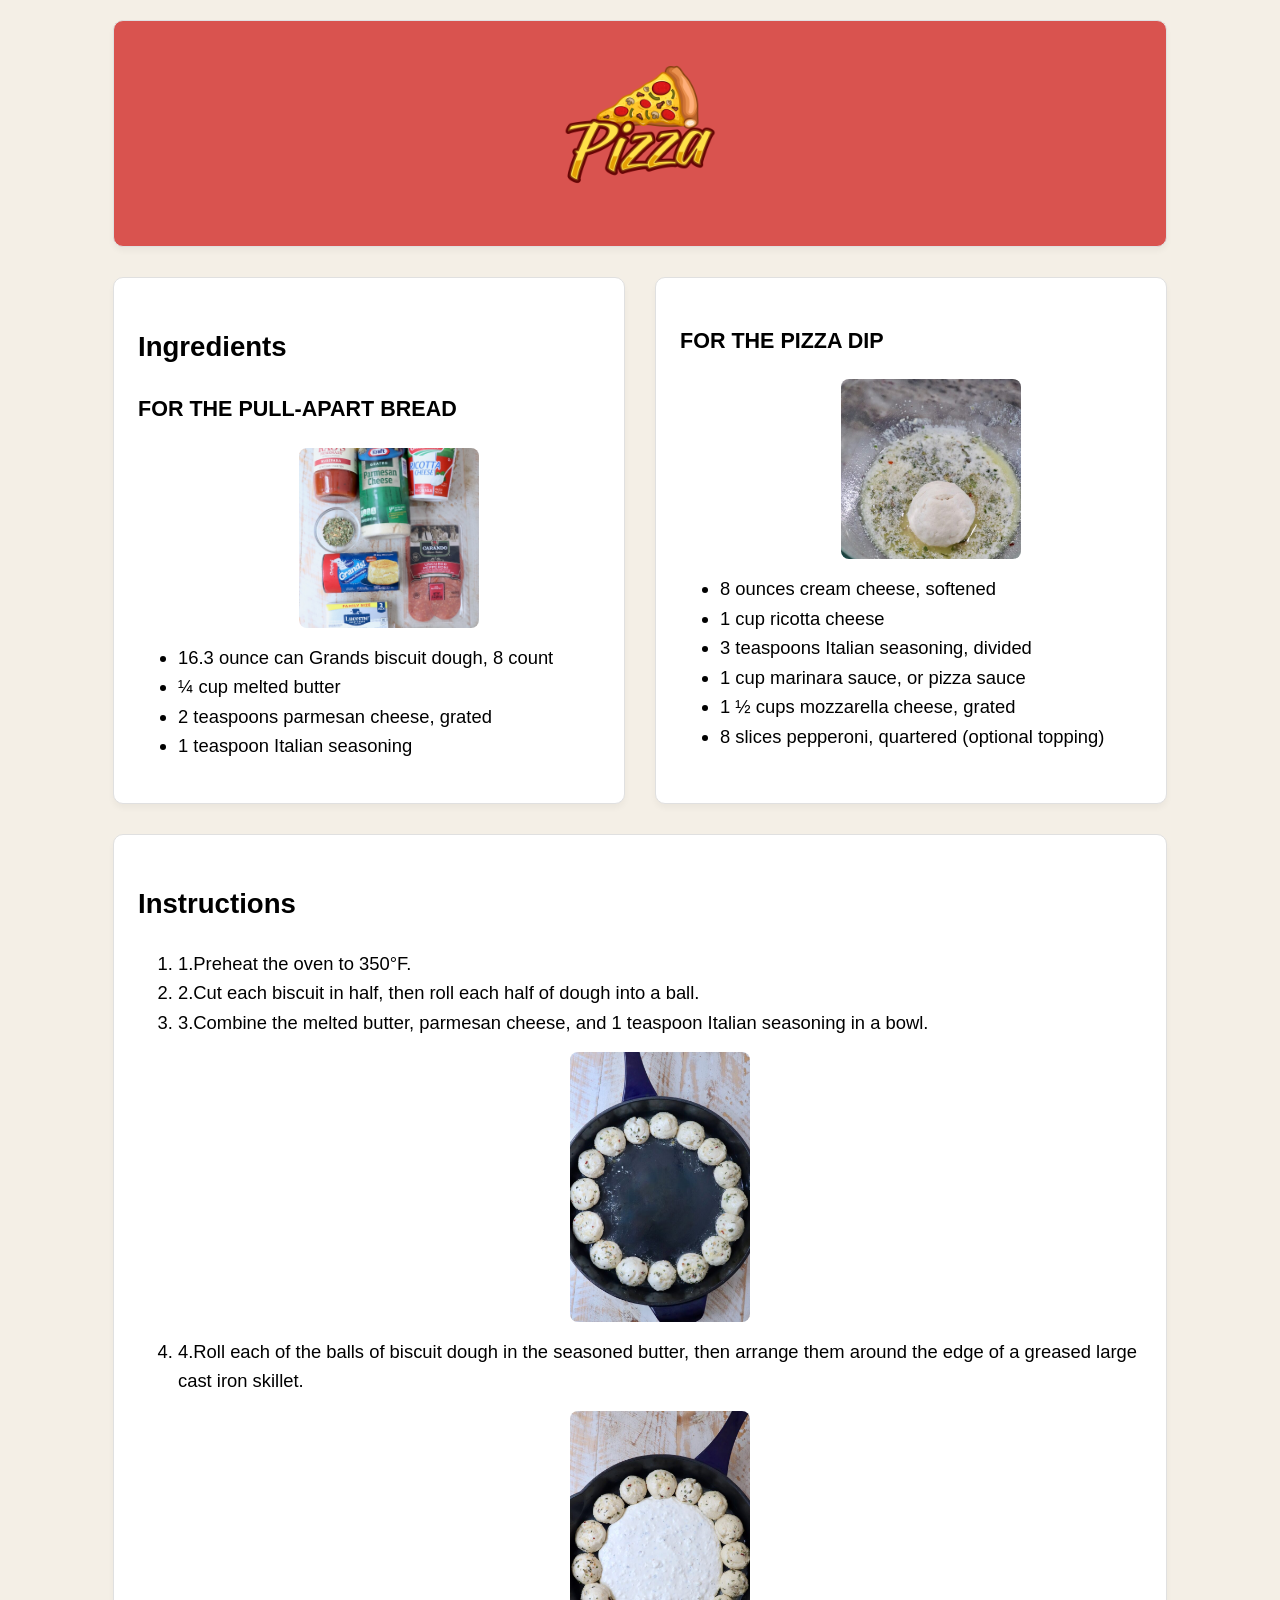
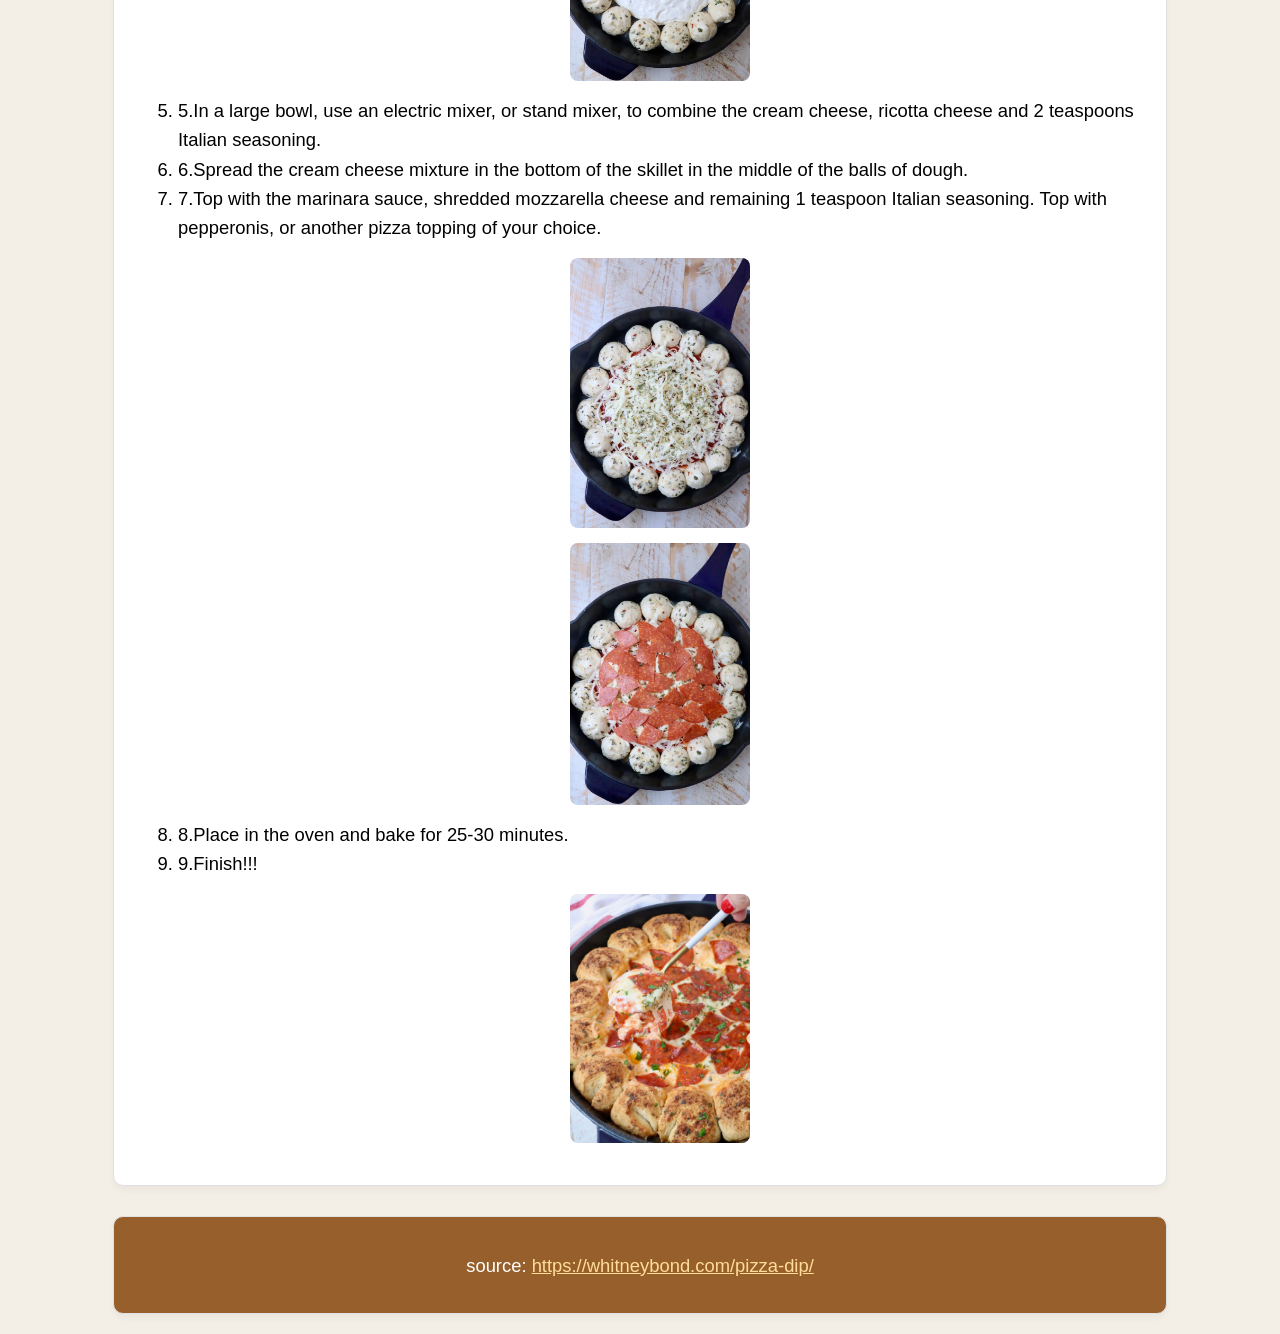
<file: assignments/assignment4/recipe.html>
<!DOCTYPE html>
<html>
<head>
    <meta charset='utf-8'>
    <meta http-equiv='X-UA-Compatible' content='IE=edge'>
    <title>Recipe: Pizza Dip</title>
    <meta name='viewport' content='width=device-width, initial-scale=1'>
    <link rel='stylesheet' type='text/css' media='screen' href='main.css'>
</head>
<body>
    <div class="grid-container">
        
        <!-- กล่องที่ 1: Header -->
        <div id="header">
               <img id="pizza_pic" src="pic/logopizza.png" alt="">
        </div>

        <!-- กล่องที่ 2: วัตถุดิบชุดที่ 1 -->
        <div id="main1">
            <h2>Ingredients</h2>
            <h3>FOR THE PULL-APART BREAD</h3>
            <ul>
				<img id="pizza_pic" src="pic/pizza-dip-1.jpeg" alt="">
                <li>16.3 ounce can Grands biscuit dough, 8 count</li>
                <li>¼ cup melted butter</li>
                <li>2 teaspoons parmesan cheese, grated</li>
                <li>1 teaspoon Italian seasoning</li>
            </ul>
        </div>

        <!-- กล่องที่ 3: วัตถุดิบชุดที่ 2 -->
        <div id="main2">
            <h3>FOR THE PIZZA DIP</h3>
            <ul>
				<img id="pizza_pic" src="pic/pizza-dip-2.jpeg" alt="">
                <li>8 ounces cream cheese, softened</li>
                <li>1 cup ricotta cheese</li>
                <li>3 teaspoons Italian seasoning, divided</li>
                <li>1 cup marinara sauce, or pizza sauce</li>
                <li>1 ½ cups mozzarella cheese, grated</li>
                <li>8 slices pepperoni, quartered (optional topping)</li>
            </ul>
        </div>

        <!-- กล่องที่ 4: ขั้นตอนการทำ -->
        <div id="right">
            <h2>Instructions</h2>
            <ol>
                <li>1.Preheat the oven to 350°F.</li>
                <li>2.Cut each biscuit in half, then roll each half of dough into a ball.</li>
                <li>3.Combine the melted butter, parmesan cheese, and 1 teaspoon Italian seasoning in a bowl.</li>
				<img id="pizza_pic" src="pic/pizza-dip-3.jpeg" alt="">
                <li>4.Roll each of the balls of biscuit dough in the seasoned butter, then arrange them around the edge of a greased large cast iron skillet.</li>
				<img id="pizza_pic" src="pic/pizza-dip-4.jpeg" alt="">
                <li>5.In a large bowl, use an electric mixer, or stand mixer, to combine the cream cheese, ricotta cheese and 2 teaspoons Italian seasoning.</li>
                <li>6.Spread the cream cheese mixture in the bottom of the skillet in the middle of the balls of dough.</li>
                <li>7.Top with the marinara sauce, shredded mozzarella cheese and remaining 1 teaspoon Italian seasoning. Top with pepperonis, or another pizza topping of your choice.</li>
				<img id="pizza_pic" src="pic/pizza-dip-6.jpeg" alt="">
				<img id="pizza_pic" src="pic/pizza-dip-7.jpeg" alt="">
                <li>8.Place in the oven and bake for 25-30 minutes.</li>
				<li>9.Finish!!!
				<img id="pizza_pic" src="pic/pizza-dip-9.jpeg" alt="">
            </ol>
        </div>

        <!-- กล่องที่ 5: Footer -->
        <div id="footer">
            <p>source: <a href="https://whitneybond.com/pizza-dip/" target="_blank">https://whitneybond.com/pizza-dip/</a></p>
        </div>

    </div>
</body>
</html>
</file>
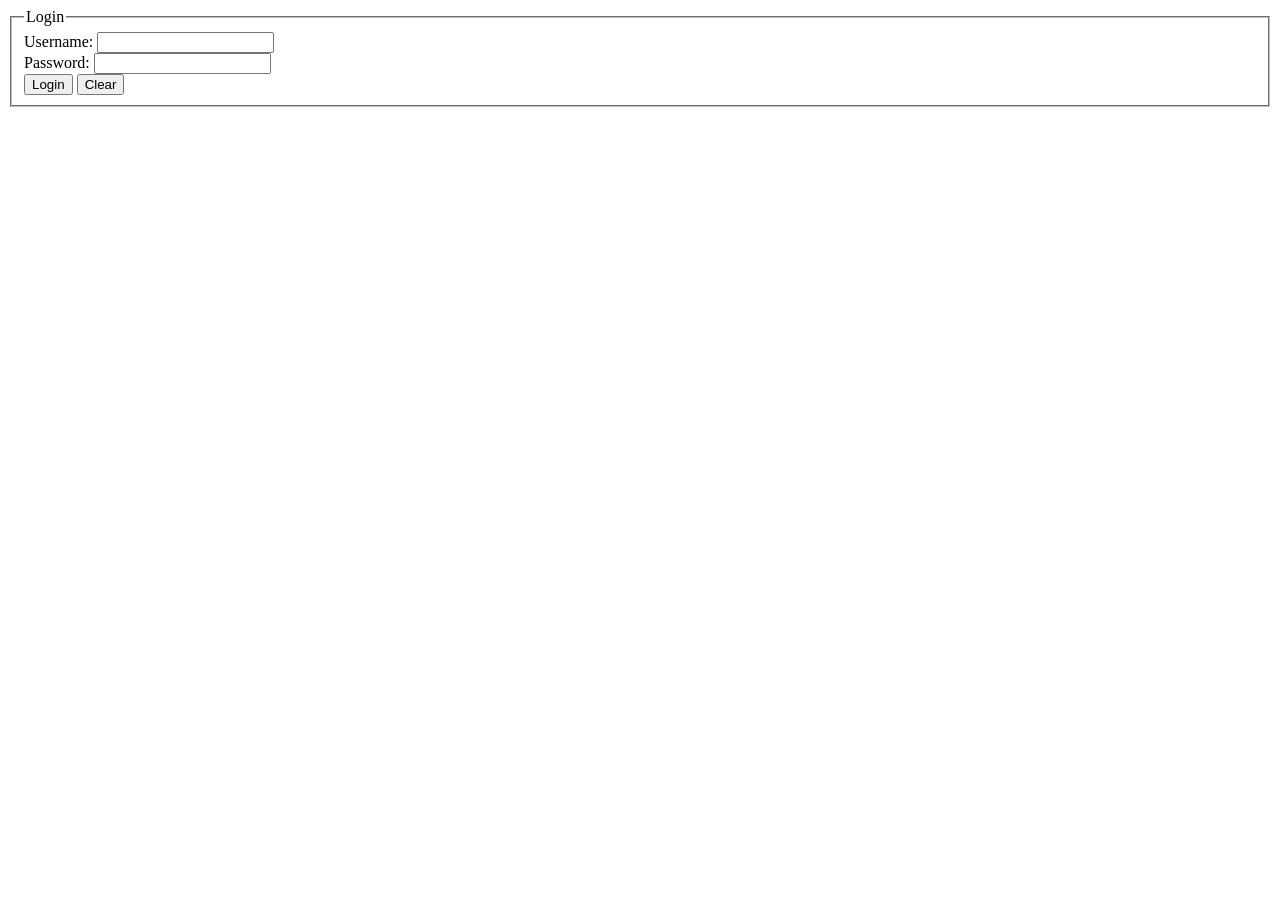
<file: assignments/assignment6/login.html>
<!DOCTYPE html>
<html>
	<head>
		<meta charset="UTF-8">
		<title>Login</title>
		<script type="text/javascript" src="login.js"></script>
	</head>
	<body>
		<form name="myLogin" id = "myLogin">
			<fieldset>
				<legend>Login</legend>
				Username: 
				<input type="text" name="username" id="username" required>
				<br>
				Password: 
				<input type="password" name="password" required>
				<br>
				<input type="submit" value="Login" id="loginBtn">
				<input type="reset" value="Clear" id="clearBtn">

			</fieldset>
			

		</form>
		
	</body>
</html>
</file>
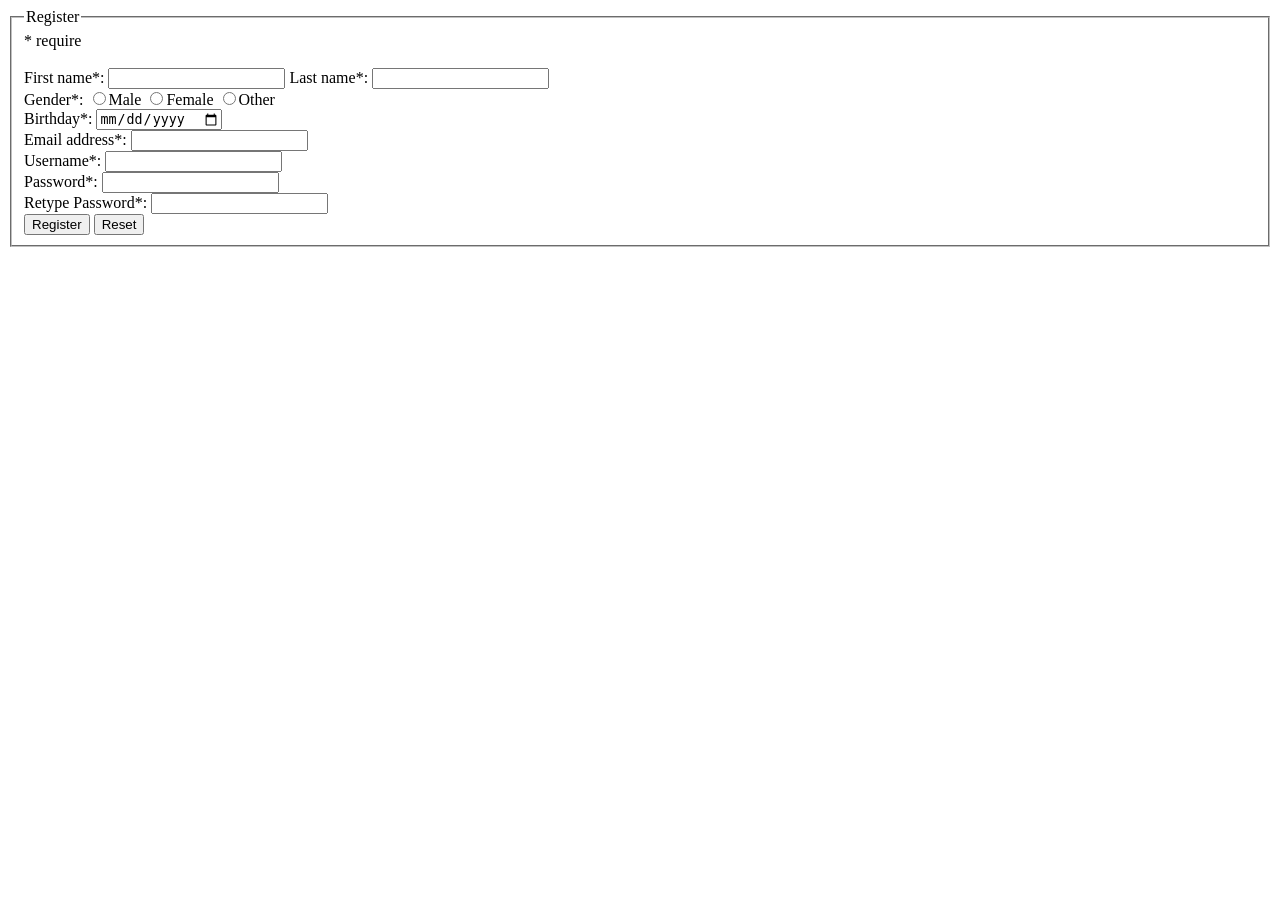
<file: assignments/assignment6/register.html>
<!DOCTYPE html>
<html>
	<head>
		<meta charset="UTF-8">
		<title>Register</title>
		<script type="text/javascript" src="register.js"></script>
	</head>
	<body>
		<form name="myRegister" id="myRegister" action="login.html">
			<fieldset>
				<legend>Register</legend>
				<span>* require</span> <br>
				<span id="errormsg"></span> <br>
				First name*: 
				<input type="text" name="firstname" required>
				Last name*: 
				<input type="text" name="lastname" >
				<br>
				Gender*: 
				<input type="radio" name="gender" value="male" >Male
				<input type="radio" name="gender" value="female" >Female
				<input type="radio" name="gender" value="other" >Other
				<br>
				Birthday*: 
				<input type="date" name="bday" value="" >
				<br>
				Email address*: 
				<input type="email" name="email" >
				<br>
				Username*: 
				<input type="text" name="username" >
				<br>
				Password*: 
				<input type="password" name="password" required>
				<br>
				Retype Password*: 
				<input type="password" name="password" required>
				<br>
				<input type="submit" value="Register" id="registerBtn">
				<input type="reset" value="Reset" id="resetBtn">
			</fieldset>
		</form>

		
	</body>
</html>
</file>
<file: style.css>
* {
    box-sizing: border-box;
}

body {
    margin: 0;
    font-family: Arial, sans-serif;
    color: #ffffff;
    background-color: #555555;
}

.home-page,
.personal-page {
    background-color: #555555;
    color: #ffffff;
}

.site-header {
    display: flex;
    min-height: 80px;
    justify-content: space-between;
    align-items: center;
    gap: 24px;
    padding: 14px 20px;
    background-color: #171717;
    border-bottom: 4px solid #f5a623;
}

.site-title {
    color: #f5a623;
    font-size: 26px;
    font-weight: bold;
    font-style: italic;
    text-transform: uppercase;
    text-decoration: none;
}

.site-header nav {
    min-width: 0;
}

.nav-links {
    display: flex;
    flex-wrap: wrap;
    justify-content: flex-end;
    align-items: center;
    gap: 8px 24px;
    margin: 0;
    padding: 0;
    list-style: none;
}

.nav-links a {
    display: block;
    padding: 8px 0;
    color: #ffffff;
    font-size: 18px;
    line-height: 1.5;
    text-decoration: none;
    border-bottom: 2px solid transparent;
    transition: color 0.2s, border-color 0.2s;
}

.nav-links a:hover {
    color: #f5a623;
    border-bottom-color: #f5a623;
}

.site-header a:focus {
    outline: 2px solid #f5a623;
    outline-offset: 4px;
}

main {
    max-width: 1200px;
    margin: 0 auto;
    padding: 24px 20px;
}

h1,
h2 {
    margin: 0;
    font-size: 24px;
    line-height: 1.4;
}

.home-introduction {
    display: flex;
    align-items: center;
    gap: 80px;
    margin: 24px 0;
    padding: 40px 0 56px;
    border-bottom: 2px solid #171717;
}

.profile-photo {
    display: block;
    width: 40%;
    max-width: 420px;
    height: auto;
    border-radius: 0;
    border: 4px solid #171717;
    box-shadow: 12px 12px 0 #f5a623;
    transition: transform 0.25s ease, box-shadow 0.25s ease;
}

.profile-photo:hover {
    transform: translateY(-6px) scale(1.03);
    box-shadow: 16px 20px 0 #f5a623, 0 24px 32px rgba(0, 0, 0, 0.35);
}

.introduction-text {
    flex: 1;
    min-width: 0;
}

.introduction-text h1 {
    font-size: 40px;
    line-height: 1.5;
    overflow-wrap: break-word;
}

.angled-mark {
    width: 88px;
    height: 10px;
    margin: 0 0 24px 4px;
    background-color: #f5a623;
    transform: skewX(-25deg);
}

.student-details {
    margin: 20px 0 0;
    font-size: 22px;
    line-height: 1.8;
}

.personal-quote {
    margin: 28px 0 0;
    padding: 16px 20px;
    border-left: 5px solid #f5a623;
    color: #f2f2f2;
    background-color: #171717;
    font-size: 24px;
    font-style: italic;
    font-weight: bold;
    line-height: 1.5;
}

.home-references {
    padding: 8px 0 24px;
}

.home-references h2 {
    color: #f5a623;
    font-size: 24px;
}

.reference-list {
    margin: 16px 0 0;
    padding: 0;
    list-style: none;
    font-size: 18px;
    line-height: 1.6;
    overflow-wrap: break-word;
}

.reference-item {
    display: flex;
    align-items: center;
    justify-content: space-between;
    flex-wrap: wrap;
    gap: 12px 24px;
    padding: 20px 0;
    border-bottom: 1px solid #757575;
}

.reference-info {
    min-width: 0;
}

.reference-info h3 {
    margin: 0;
    font-size: 20px;
}

.reference-info p {
    margin: 6px 0 0;
    color: #e0e0e0;
    font-size: 16px;
}

.reference-item a {
    display: inline-flex;
    align-items: center;
    gap: 8px;
    min-height: 44px;
    color: #f5a623;
}

.reference-item a:hover,
.reference-item a:focus-visible {
    color: #ffffff;
}

.personal-card {
    margin-top: 28px;
    padding: 28px 32px;
    color: #ffffff;
    background-color: #242424;
    border: 1px solid #757575;
    border-left: 4px solid #f5a623;
    border-radius: 8px;
    transition: transform 0.25s ease, box-shadow 0.25s ease;
}

.personal-card:hover {
    transform: translateY(-6px);
    box-shadow: 0 16px 28px rgba(0, 0, 0, 0.35);
}

.personal-card-heading {
    display: flex;
    justify-content: space-between;
    align-items: center;
    gap: 16px;
}

.personal-card-heading h2 {
    font-size: 22px;
    color: #f5a623;
}

.card-toggle {
    width: 44px;
    height: 44px;
    flex-shrink: 0;
    padding: 0;
    border: 1px solid #757575;
    border-radius: 4px;
    font-size: 26px;
    color: #ffffff;
    background-color: #171717;
    cursor: pointer;
}

.card-toggle:hover,
.card-toggle:focus {
    border-color: #f5a623;
    color: #f5a623;
}

.personal-card-details {
    display: flex;
    align-items: center;
    justify-content: space-between;
    gap: 32px;
    margin-top: 20px;
}

.personal-card-details.is-collapsed {
    display: none;
}

.personal-data {
    margin: 0;
    padding: 0;
    list-style: none;
    font-size: 18px;
    line-height: 1.8;
    overflow-wrap: break-word;
}

.personal-data li {
    margin-bottom: 8px;
}

.data-label {
    font-weight: bold;
}

.parenthetical-text {
    color: #4169e1;
}

main.learning-goals-page {
    max-width: none;
    padding: 0;
}

.learning-goals-content {
    width: calc(100% - 32px);
    max-width: 1000px;
    min-height: 400px;
    margin: 32px auto;
    padding: 32px;
    color: #171717;
    background-color: #eeeeee;
    border-radius: 8px;
}

.page-title-banner {
    background-color: #d9d9d9;
    background-image: url("images/learning-goals-banner-gray.png");
    background-size: cover;
    background-position: center;
}

.other-skills-divider {
    width: calc(100% - 32px);
    max-width: 1000px;
    margin: 32px auto;
    border: 0;
    border-top: 3px solid #757575;
}

.other-skills-heading {
    width: calc(100% - 32px);
    max-width: 1000px;
    margin: 32px auto;
    color: #ffffff;
    text-align: center;
    font-size: 28px;
    overflow-wrap: break-word;
}

.learning-goals-content > h2 {
    text-align: center;
    font-size: 28px;
}

.other-skills-grid {
    display: grid;
    grid-template-columns: repeat(6, minmax(0, 1fr));
    gap: 24px;
    width: calc(100% - 32px);
    max-width: 1000px;
    margin: 32px auto 48px;
}

.other-skill-item {
    grid-column: span 2;
    min-width: 0;
    padding: 24px 20px;
    border: 1px solid #757575;
    border-radius: 8px;
    color: #ffffff;
    background-color: #242424;
    transition: transform 0.25s ease, box-shadow 0.25s ease, border-color 0.25s ease;
}

.other-skill-item:nth-child(4) {
    grid-column: 2 / span 2;
}

.other-skill-item:nth-child(5) {
    grid-column: 4 / span 2;
}

.other-skill-item:hover {
    transform: translateY(-6px);
    border-color: #f5a623;
    box-shadow: 0 0 0 1px #f5a623, 0 16px 28px rgba(0, 0, 0, 0.35);
}

.other-skill-title {
    display: flex;
    align-items: center;
    gap: 12px;
}

.other-skill-title h3 {
    margin: 0;
    font-size: 20px;
    line-height: 1.5;
    overflow-wrap: break-word;
}

.other-skill-icon {
    display: flex;
    align-items: center;
    justify-content: center;
    flex-shrink: 0;
    width: 40px;
    height: 40px;
    color: #f5a623;
    background-color: #171717;
}

.other-skill-icon svg {
    width: 24px;
    height: 24px;
}

.other-skill-item p {
    margin: 16px 0 0;
    font-size: 18px;
    line-height: 1.8;
    overflow-wrap: break-word;
}

.contact-grid {
    width: 100%;
    margin-top: 8px;
}

.contact-card {
    display: flex;
    flex-direction: column;
    min-height: 220px;
}

.contact-card-heading {
    display: flex;
    align-items: center;
    gap: 12px;
}

.contact-card-heading h2 {
    font-size: 22px;
    overflow-wrap: break-word;
}

.contact-card .contact-address {
    margin: 20px 0 24px;
    color: #c7c7c7;
    overflow-wrap: anywhere;
}

.contact-action {
    display: inline-flex;
    align-items: center;
    justify-content: center;
    gap: 8px;
    align-self: flex-start;
    min-height: 44px;
    margin-top: auto;
    padding: 8px 14px;
    border: 1px solid #f5a623;
    border-radius: 4px;
    color: #f5a623;
    background-color: #171717;
    font-family: inherit;
    font-size: 16px;
    text-decoration: none;
    cursor: pointer;
}

.contact-action svg {
    width: 18px;
    height: 18px;
    flex-shrink: 0;
}

.contact-action:disabled {
    border-color: #757575;
    color: #b0b0b0;
    cursor: default;
}

.contact-action:not(:disabled):hover,
.contact-action:not(:disabled):focus-visible {
    color: #171717;
    background-color: #f5a623;
}

.learning-goals-content > .learning-goal-next-heading {
    margin-top: 40px;
}

.learning-goal-video {
    display: block;
}

.learning-goal-video-link {
    display: inline-block;
    margin-top: 16px;
    color: #171717;
    font-size: 18px;
}

.learning-goal-video-link:hover,
.learning-goal-video-link:focus-visible {
    color: #805000;
}

.learning-goal-description {
    margin: 16px 0 0;
    text-align: center;
    font-size: 18px;
    line-height: 1.8;
    overflow-wrap: break-word;
}

.learning-goal-example {
    margin: 28px 0 0;
    padding: 24px;
    background-color: #d0d0d0;
}

.learning-goal-example figcaption {
    margin-bottom: 16px;
    font-size: 18px;
    font-weight: bold;
    line-height: 1.6;
}

.learning-goal-example img {
    display: block;
    width: 100%;
    height: auto;
}

.page-title-banner-content {
    display: flex;
    align-items: center;
    min-height: 90px;
    max-width: 1200px;
    margin: 0 auto;
    padding: 16px 20px;
}

.page-title-banner h1 {
    color: #171717;
}

.personal-data a {
    color: #f5a623;
    text-decoration: underline;
}

.personal-data a:hover,
.personal-data a:focus {
    color: #ffffff;
}

.personal-sticker {
    width: 160px;
    max-width: 100%;
    height: auto;
    flex-shrink: 0;
}

.game-gallery {
    display: grid;
    grid-template-columns: 1fr 1fr;
    gap: 24px;
    margin-top: 28px;
}

.game-gallery figure {
    min-width: 0;
    margin: 0;
}

.game-gallery.is-collapsed,
.music-clips.is-collapsed {
    display: none;
}

.music-clips {
    display: grid;
    grid-template-columns: 1fr 1fr 1fr;
    gap: 24px;
    margin-top: 24px;
    font-size: 18px;
    line-height: 1.8;
}

.music-track {
    min-width: 0;
    margin: 0;
}

.music-track figcaption {
    margin-bottom: 12px;
    font-size: 18px;
    font-weight: bold;
}

.music-track img {
    display: block;
    width: 100%;
    height: auto;
}

.music-track a {
    display: inline-block;
    margin-top: 12px;
    color: #f5a623;
}

.music-track a:hover,
.music-track a:focus {
    color: #ffffff;
}

.music-track .music-cover {
    display: block;
    margin-top: 0;
}

.gallery-toggle {
    margin-top: 20px;
    min-height: 44px;
    padding: 8px 16px;
    border: 1px solid #f5a623;
    border-radius: 4px;
    color: #f5a623;
    background-color: #171717;
    font-family: inherit;
    font-size: 16px;
    cursor: pointer;
}

.gallery-toggle:hover,
.gallery-toggle:focus {
    color: #171717;
    background-color: #f5a623;
}

.game-gallery figcaption {
    margin-bottom: 12px;
    font-size: 16px;
    line-height: 1.5;
    color: #ffffff;
}

.game-gallery img {
    display: block;
    width: 100%;
    height: auto;
}

.skills-table-container {
    overflow-x: auto;
    border: 1px solid #f5a623;
    border-radius: 8px;
}

.skills-table-container:focus {
    outline: 2px solid #f5a623;
    outline-offset: 4px;
}

.skills-table {
    width: 100%;
    min-width: 660px;
    border-collapse: collapse;
    table-layout: fixed;
    font-size: 18px;
    line-height: 1.6;
    color: #ffffff;
    background-color: #242424;
}

.skill-name-column {
    width: 20%;
}

.skill-level-column {
    width: 16%;
}

.skill-description-column {
    width: 48%;
}

.skill-work-column {
    width: 16%;
}

.skills-table th,
.skills-table td {
    padding: 24px 20px;
    border-right: 1px solid #757575;
    border-bottom: 1px solid #757575;
    text-align: left;
    overflow-wrap: break-word;
}

.skills-table thead {
    color: #f5a623;
    background-color: #171717;
}

.skills-table thead th {
    text-align: center;
}

.skills-table .skill-work-empty,
.skills-table .skill-work-centered {
    text-align: center;
}

.skill-work-link {
    color: #f5a623;
}

.skill-work-link:hover,
.skill-work-link:focus {
    color: #ffffff;
}

.skills-table tbody tr {
    height: 96px;
    transition: background-color 0.2s;
}

.skills-table tbody tr:hover {
    background-color: #363636;
}

.back-to-skill {
    position: fixed;
    left: 20px;
    bottom: 20px;
    z-index: 10;
    display: inline-flex;
    align-items: center;
    gap: 8px;
    min-height: 44px;
    padding: 8px 16px;
    border: 1px solid #f5a623;
    border-radius: 4px;
    color: #f5a623;
    background-color: #171717;
    font-size: 16px;
    text-decoration: none;
    box-shadow: 0 4px 12px rgba(0, 0, 0, 0.35);
}

.project-page main {
    padding-bottom: 100px;
}

.back-to-skill:hover,
.back-to-skill:focus-visible {
    color: #171717;
    background-color: #f5a623;
}

.model-work-grid {
    display: grid;
    grid-template-columns: 1fr 1fr 1fr;
    gap: 24px;
    margin-top: 28px;
}

.model-work-card {
    min-width: 0;
    border: 1px solid #757575;
    border-radius: 8px;
    overflow: hidden;
    background-color: #242424;
    transition: transform 0.25s ease, box-shadow 0.25s ease;
}

.model-work-card:hover {
    transform: translateY(-6px);
    box-shadow: 0 16px 28px rgba(0, 0, 0, 0.35);
}

.model-work-card img {
    display: block;
    width: 100%;
    height: auto;
    aspect-ratio: 16 / 9;
    object-fit: contain;
}

.model-work-text {
    padding: 20px;
}

.model-work-text h2 {
    color: #f5a623;
    font-size: 22px;
    overflow-wrap: break-word;
}

.assignments-page .model-work-grid {
    margin-top: 0;
}

.assignment-name {
    margin: 12px 0 0;
    font-size: 18px;
    line-height: 1.5;
}

.assignment-open {
    display: inline-flex;
    align-items: center;
    text-decoration: none;
}

.model-work-gallery {
    margin-top: 32px;
}

.model-work-gallery.is-collapsed {
    display: none;
}

.model-work-gallery h2 {
    margin-bottom: 16px;
    color: #f5a623;
    font-size: 22px;
}

.model-work-gallery img {
    display: block;
    width: 100%;
    height: auto;
    margin-bottom: 24px;
}

.back-to-top {
    position: fixed;
    right: 20px;
    bottom: 20px;
    z-index: 10;
    width: 48px;
    height: 48px;
    padding: 0;
    border: 1px solid #f5a623;
    border-radius: 4px;
    color: #f5a623;
    background-color: #171717;
    font-family: inherit;
    font-size: 28px;
    cursor: pointer;
    box-shadow: 0 4px 12px rgba(0, 0, 0, 0.35);
}

.back-to-top:hover,
.back-to-top:focus-visible {
    color: #171717;
    background-color: #f5a623;
    outline: 2px solid #ffffff;
    outline-offset: 3px;
}

@media (max-width: 900px) {
    .other-skills-grid {
        grid-template-columns: repeat(2, minmax(0, 1fr));
    }

    .other-skill-item,
    .other-skill-item:nth-child(4),
    .other-skill-item:nth-child(5) {
        grid-column: auto;
    }
    .model-work-grid {
        grid-template-columns: 1fr 1fr;
    }

    .game-gallery,
    .music-clips {
        grid-template-columns: 1fr;
    }

    .site-header {
        flex-wrap: wrap;
        gap: 12px;
    }

    .site-header nav {
        width: 100%;
    }

    .nav-links {
        gap: 4px 20px;
    }

    .home-introduction {
        flex-direction: column;
        align-items: flex-start;
        gap: 40px;
        margin: 12px 0;
        padding: 24px 0 40px;
    }

    .profile-photo {
        width: 95%;
    }

    .introduction-text h1 {
        font-size: 30px;
    }
}

@media (max-width: 480px) {
    .other-skills-grid {
        grid-template-columns: 1fr;
    }
    .learning-goals-content {
        padding: 24px 16px;
    }

    .learning-goal-example {
        padding: 16px;
    }

    .model-work-grid {
        grid-template-columns: 1fr;
    }

    .site-header {
        padding: 12px 16px;
    }

    .nav-links {
        gap: 4px 16px;
    }

    main {
        padding: 16px;
    }

    .personal-card {
        padding: 20px;
    }

    .personal-card-details {
        flex-direction: column;
        align-items: flex-start;
        gap: 20px;
    }

    .personal-sticker {
        width: 110px;
        align-self: flex-end;
    }
}
</file>
<file: assignments/assignment7/game.css>
/* =============================================================================
   MDT312 Assignment 7: Square Game Styling
   ตกแต่งให้สวยงาม สะอาดตา และ User-Friendly ตามเกณฑ์การให้คะแนน
   ============================================================================= */

@import url('https://fonts.googleapis.com/css2?family=Kanit:wght@300;400;600&display=swap');

* {
    box-sizing: border-box;
    margin: 0;
    padding: 0;
}

body {
    font-family: 'Kanit', sans-serif;
    background: linear-gradient(135deg, #4e5255 0%, #1c1f22 100%);
    min-height: 100vh;
    padding: 30px 15px;
    color: #191324;
    display: flex;
    flex-direction: column;
    align-items: center;
}

/* Control Panel */
fieldset {
    width: 100%;
    max-width: 540px;
    background: #ffffff;
    border: none;
    border-radius: 16px;
    box-shadow: 0 10px 25px rgba(0, 0, 0, 0.08);
    padding: 20px 25px;
    display: flex;
    flex-wrap: wrap;
    align-items: center;
    justify-content: space-between;
    gap: 12px;
}

legend {
    font-weight: 600;
    font-size: 1.25rem;
    color: #102a43;
    padding: 0 12px;
    background: #e0f2fe;
    border-radius: 8px;
    margin-bottom: 5px;
}

input[type="text"] {
    width: 70px;
    padding: 8px 12px;
    border: 2px solid #cbd5e1;
    border-radius: 8px;
    font-size: 1rem;
    font-family: inherit;
    text-align: center;
    outline: none;
    transition: border-color 0.2s;
}

input[type="text"]:focus {
    border-color: #3b82f6;
}

select {
    padding: 8px 14px;
    border: 2px solid #cbd5e1;
    border-radius: 8px;
    font-size: 1rem;
    font-family: inherit;
    background-color: white;
    cursor: pointer;
    outline: none;
}

button#start {
    padding: 8px 20px;
    background: linear-gradient(135deg, #1a164b 0%, #cc6b2a 100%);
    color: white;
    border: none;
    border-radius: 8px;
    font-size: 1rem;
    font-weight: 600;
    font-family: inherit;
    cursor: pointer;
    box-shadow: 0 4px 10px rgba(185, 175, 155, 0.35);
    transition: transform 0.15s ease, box-shadow 0.15s ease;
}

button#start:hover {
    transform: translateY(-2px);
    box-shadow: 0 6px 14px rgba(99, 87, 87, 0.45);
}

button#start:active {
    transform: translateY(0);
}

/* Timer Display */
#timerClock {
    display: flex;
    align-items: center;
    gap: 8px;
    font-weight: 600;
    font-size: 1.05rem;
    color: #486581;
    margin-left: auto;
}

#clock {
    display: inline-flex;
    align-items: center;
    justify-content: center;
    min-width: 42px;
    height: 36px;
    background: #fef2f2;
    color: #dc2626;
    font-weight: 700;
    font-size: 1.15rem;
    border-radius: 8px;
    border: 1px solid #fecaca;
    padding: 0 8px;
}

/* Play Area Container */
#container {
    margin-top: 25px;
    display: flex;
    justify-content: center;
    width: 100%;
}

#layer {
    position: relative;
    width: 500px;
    height: 500px;
    background-color: #ffffff;
    border: 3px solid #334e68;
    border-radius: 12px;
    box-shadow: 0 12px 30px rgba(0, 0, 0, 0.1);
    overflow: hidden;
}

/* Square Elements */
.square {
    position: absolute;
    width: 25px;
    height: 25px;
    border: 2px solid rgba(0, 0, 0, 0.4);
    border-radius: 5px;
    cursor: pointer;
    box-shadow: 0 2px 5px rgba(0, 0, 0, 0.2);
    transition: transform 0.1s ease, filter 0.1s ease;
}

.square:hover {
    transform: scale(1.25);
    filter: brightness(1.15);
    z-index: 10;
}

/* Colors */
.maroon {
    background-color: #991b1b;
}

.lightgreen {
    background-color: #22c55e;
}

.magenta {
    background-color: #d946ef;
}
</file>
<file: assignments/assignment4/main.css>
body {
    background-color: #f4efe6; 
    margin: 0;
    padding: 20px;
    font-family: Arial, sans-serif;
    font-size: 1.15rem;
    line-height: 1.6;
}

.grid-container {
    display: grid;
    grid-template-columns: 1fr 1fr; 
    gap: 20px;
    width: 85%;
    max-width: 1100px;
    margin: 0 auto;
    align-items: start;
}

.grid-container > div {
    background-color: #ffffff;
    padding: 24px;
    border: 1px solid #e0e0e0;
    border-radius: 10px;
    box-shadow: 0 4px 6px rgba(0, 0, 0, 0.04);
}

#header {
    grid-column: 1 / span 2;
    background-color: #d9534f;
    color: #ffffff;
    text-align: center;
    padding: 25px;
}

#header img {
    width: 160px;            
    max-width: 80%;          
    height: auto;           
    display: block;         
    margin: 0 auto 15px auto;
    border-radius: 8px;      
}

#main1 {
    grid-column: 1 / span 1;
}

#main2 {
    grid-column: 2 / span 1;
}

#main1 img, #main2 img, #pizza_pic {
    width: 160px;          
    height: 180px;
    object-fit: cover;
    max-width: 100%;       
    display: block;        
    margin: 15px auto;     
    border-radius: 8px;     
}

#right {
    grid-column: 1 / span 2;
}

#right img {
    max-width: 280px; 
    height: auto;
    display: block;
    margin: 15px auto;
    border-radius: 8px;
}

#footer {
    grid-column: 1 / span 2;
    background-color: #975f2b;
    color: #ffffff;
    text-align: center;
    padding: 15px;
}

#footer a {
    color: #ffdd99;
}

@media only screen and (max-width: 768px) {
    .grid-container {
        grid-template-columns: 100%; 
        width: 95%;
        gap: 15px;
    }

    #header, 
    #main1, 
    #main2, 
    #right, 
    #footer {
        grid-column: 1 / span 1; 
    }
}
.grid-container {
    display: grid;
    grid-template-columns: 1fr 1fr;
    gap: 30px;
    width: 85%;
    max-width: 1100px;
    margin: 0 auto;
    align-items: stretch; 
}


#main1 img, 
#main2 img, 
#pizza_pic {
    width: 180px;
    height: 180px;
    object-fit: cover;
    display: block;
    margin: 15px auto;
    border-radius: 8px;
}
</file>
